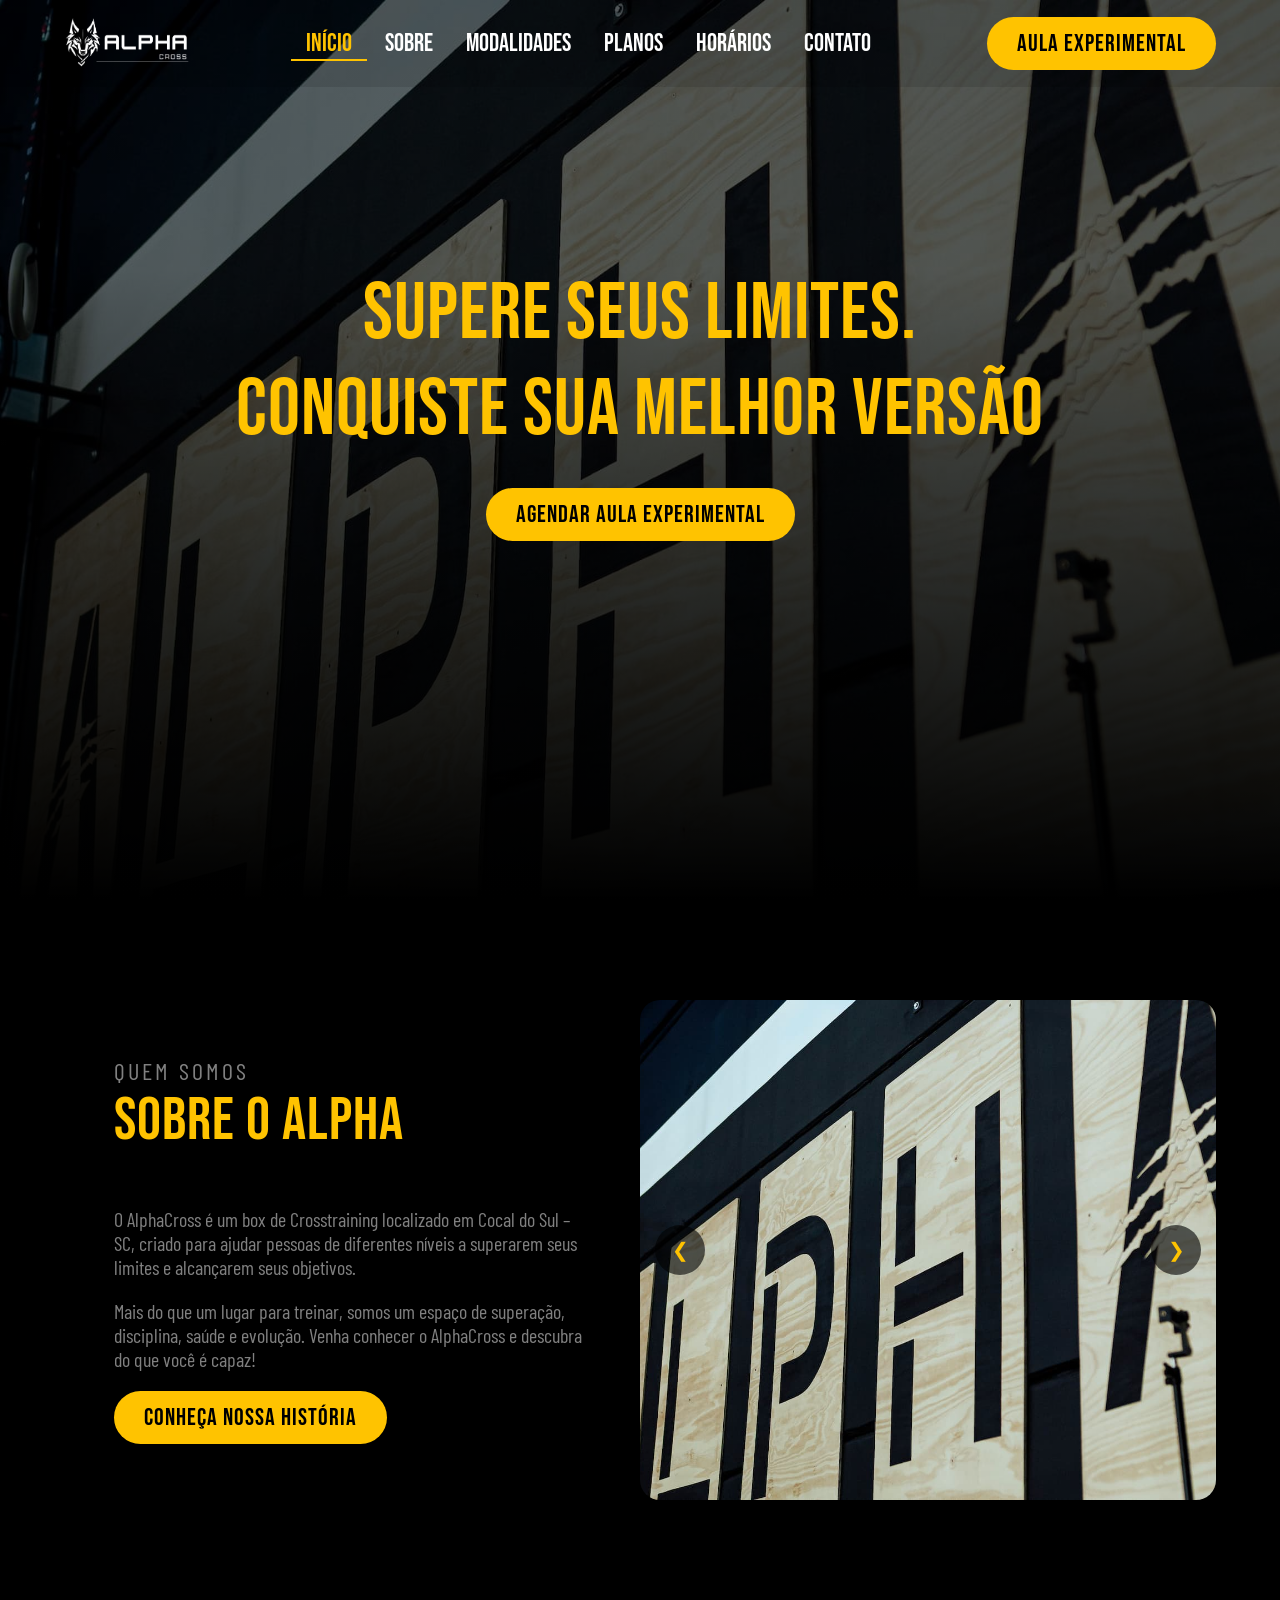
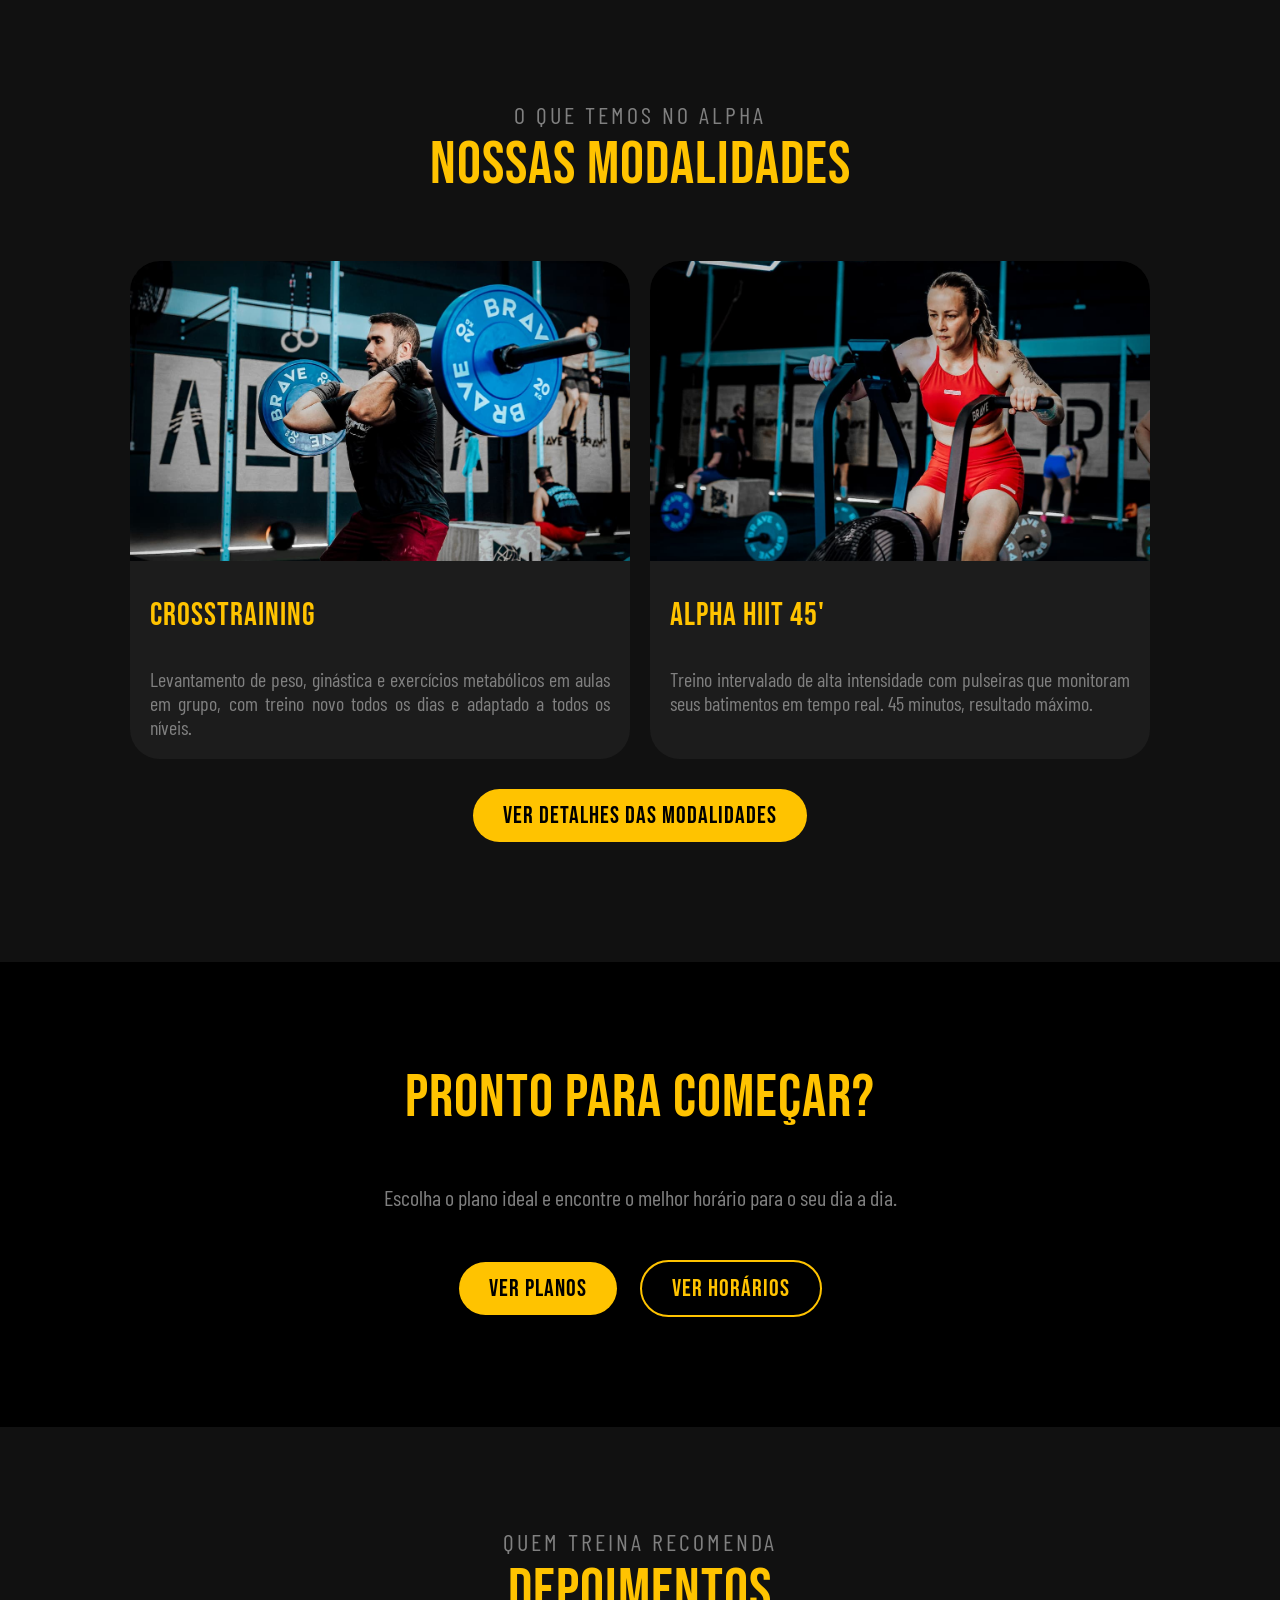
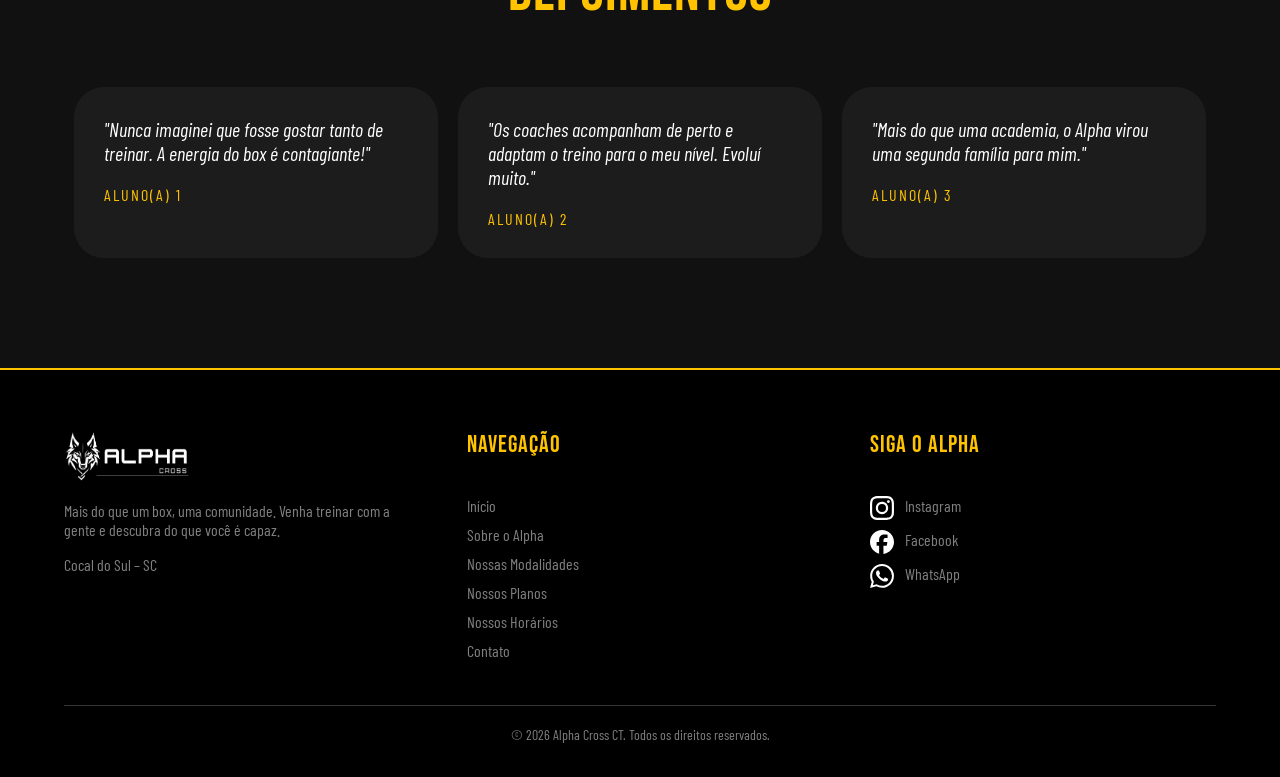
<file: index.html>
<!DOCTYPE html>
<html lang="pt-BR">
    <head>
        <meta charset="UTF-8">
        <!-- ALTERAÇÃO: viewport adicionado, sem ele o celular finge ser uma tela de computador e o @media não funciona -->
        <meta name="viewport" content="width=device-width, initial-scale=1.0, maximum-scale=1.0, user-scalable=no">        
        <title>Alpha Cross CT</title>
        <meta name="author" content="Jonathan Jesus, Cassio , Laura">
        <meta name="description" content="Site Alpha Cross">
        <link rel="icon" href="img/favicon-16x16.png" type="image/x-icon">
        <!-- ALTERAÇÃO: link do Google Fonts adicionado, antes as fontes Barlow Condensed e Bebas Neue não eram carregadas -->
        <link href="https://fonts.googleapis.com/css2?family=Barlow+Condensed:wght@400;600;700&family=Bebas+Neue&display=swap" rel="stylesheet">
        <!-- ALTERAÇÃO: style.css (comum a todas as páginas) + index.css (só desta página), os dois na pasta css/ -->
        <link rel="stylesheet" href="css/style.css">
        <link rel="stylesheet" href="css/index.css">
    </head>
    <body>
        <!-- ALTERAÇÃO: o header e o footer são iguais em todas as páginas (só muda a classe "ativo" no menu).
             Quando mudar algo neles, tem que mudar em todos os arquivos .html -->
        <header>
            <!-- ALTERAÇÃO: href="" trocado por index.html (link vazio só recarregava a página) e alt preenchido para acessibilidade -->
            <a class="logo" href="index.html"><img src="img/logo-alpha-cross-branca.png" alt="Logo Alpha Cross"></a>
            <!-- ALTERAÇÃO: botão do menu hambúrguer (&#9776; é o símbolo ☰). Só aparece no celular, quem abre e fecha o menu é o js/script.js -->
            <button id="btnMenu">&#9776;</button>
            <!-- ALTERAÇÃO: os links agora levam para as páginas separadas (antes eram #sobre, #planos... na mesma página) -->
            <nav>
                <a href="index.html" class="ativo">Início</a>
                <a href="sobre.html">Sobre</a>
                <a href="modalidades.html">Modalidades</a>
                <a href="planos.html">Planos</a>
                <a href="horarios.html">Horários</a>
                <a href="contato.html">Contato</a>
            </nav>
            <!-- ALTERAÇÃO: adicionada a classe "botao" para todos os botões do site terem o mesmo visual -->
            <a id="chamada1" class="botao" href="https://wa.me/5548998155379" target="_blank">Aula experimental</a>
        </header>
        <main>
            <section id="topo">
                <h1>Supere seus limites.<br>Conquiste sua melhor versão</h1>
                <!-- ALTERAÇÃO: href="" trocado pela página de modalidades e adicionada a classe "botao" -->
                <a class="botao" href="https://wa.me/5548998155379" target="_blank">Agendar Aula Experimental</a>
            </section>

            <section id="sobre">
                <article>
                    <!-- ALTERAÇÃO: <a> sem href virou <span>, link que não leva a lugar nenhum é erro de semântica -->
                    <span class="sub">Quem Somos</span>
                    <h2 class="titulo">Sobre o Alpha</h2>
                    <p>O AlphaCross é um box de Crosstraining localizado em Cocal do Sul – SC, criado para ajudar pessoas de diferentes níveis a superarem seus limites e alcançarem seus objetivos.</p>
                    <p>Mais do que um lugar para treinar, somos um espaço de superação, disciplina, saúde e evolução. Venha conhecer o AlphaCross e descubra do que você é capaz!</p>
                    <!-- ALTERAÇÃO: na página inicial fica só um resumo, o botão leva para a página completa do Sobre -->
                    <a class="botao" href="sobre.html">Conheça nossa história</a>
                </article>
                <!-- ALTERAÇÃO: carrossel virou <figure> (tag semântica para imagens) e passou a ser controlado pelo js/carrossel.js.
                     Agora tem uma imagem só (moldura), que o JS troca, botões de voltar/avançar e uma legenda (figcaption) -->
                <figure id="carrossel">
                    <img id="moldura" src="img/fotos-box/fotos-carrossel/imagem-carrossel-01.jpg" alt="Foto do box Alpha Cross">
                    <button id="btnVoltar">&#10094;</button>
                    <button id="btnAvancar">&#10095;</button>
                </figure>
            </section>

            <!-- ALTERAÇÃO: classes "grade" (cards lado a lado) e "cinza" (fundo alternado), que ficam no style.css -->
            <section id="modalidades" class="grade cinza">
                <span class="sub">O que temos no Alpha</span>
                <h2 class="titulo">Nossas Modalidades</h2>
                <!-- ALTERAÇÃO: cada card virou <article class="card"> direto dentro da section (antes era article > section).
                     O article é um conteúdo independente, então é a tag certa para cada card -->
                <article class="card">
                    <img src="img/fotos-box/imagem-modalidades-cross.jpg" alt="Aula de Crosstraining">
                    <!-- ALTERAÇÃO: nome e texto trocados pelos oficiais do Box (apresentação em PDF): "Crosstraining", tudo junto -->
                    <h3>Crosstraining</h3>
                    <p>Levantamento de peso, ginástica e exercícios metabólicos em aulas em grupo, com treino novo todos os dias e adaptado a todos os níveis.</p>
                </article>
                <article class="card">
                    <img src="img/fotos-box/imagem-modalidades-hiit-02.jpg" alt="Aula de Alpha HIIT 45'">
                    <!-- ALTERAÇÃO: nome e texto trocados pelos oficiais do Box (apresentação em PDF): "Alpha HIIT 45'" (o ' indica minutos) -->
                    <h3>Alpha HIIT 45'</h3>
                    <p>Treino intervalado de alta intensidade com pulseiras que monitoram seus batimentos em tempo real. 45 minutos, resultado máximo.</p>
                </article>
                <!-- ALTERAÇÃO: botão para a página completa de modalidades -->
                <p><a class="botao" href="modalidades.html">Ver detalhes das modalidades</a></p>
            </section>

            <!-- ALTERAÇÃO: as seções completas de Planos e Horários foram para planos.html e horarios.html.
                 Aqui ficou só uma chamada com botões para essas páginas -->
            <section id="chamada">
                <h2 class="titulo">Pronto para começar?</h2>
                <p>Escolha o plano ideal e encontre o melhor horário para o seu dia a dia.</p>
                <a class="botao" href="planos.html">Ver planos</a>
                <a class="botao botao-borda" href="horarios.html">Ver horários</a>
            </section>

            <!-- ALTERAÇÃO: seção nova de depoimentos de alunos (textos provisórios, trocar pelos reais).
                 <blockquote> é a tag semântica para citação, e <cite> para o autor da citação -->
            <section id="depoimentos" class="grade cinza">
                <span class="sub">Quem treina recomenda</span>
                <h2 class="titulo">Depoimentos</h2>
                <article class="card">
                    <blockquote>"Nunca imaginei que fosse gostar tanto de treinar. A energia do box é contagiante!"</blockquote>
                    <cite>Aluno(a) 1</cite>
                </article>
                <article class="card">
                    <blockquote>"Os coaches acompanham de perto e adaptam o treino para o meu nível. Evoluí muito."</blockquote>
                    <cite>Aluno(a) 2</cite>
                </article>
                <article class="card">
                    <blockquote>"Mais do que uma academia, o Alpha virou uma segunda família para mim."</blockquote>
                    <cite>Aluno(a) 3</cite>
                </article>
            </section>
        </main>
        <!-- ALTERAÇÃO: footer reorganizado em 3 colunas (section) + linha de direitos autorais.
             Os article viraram section porque são partes do rodapé, e não conteúdos independentes -->
        <footer>
            <section>
                <img class="logo" src="img/logo-alpha-cross-branca.png" alt="Logo Alpha Cross">
                <p>Mais do que um box, uma comunidade. Venha treinar com a gente e descubra do que você é capaz.</p>
                <p>Cocal do Sul – SC</p>
            </section>
            <section class="navegacao">
                <nav>
                    <h4>Navegação</h4>
                    <!-- ALTERAÇÃO: links apontando para as páginas separadas -->
                    <a href="index.html">Início</a>
                    <a href="sobre.html">Sobre o Alpha</a>
                    <a href="modalidades.html">Nossas Modalidades</a>
                    <a href="planos.html">Nossos Planos</a>
                    <a href="horarios.html">Nossos Horários</a>
                    <a href="contato.html">Contato</a>
                </nav>
            </section>
            <section class="redes">
                <h4>Siga o Alpha</h4>
                <a href="https://www.instagram.com/alphacross_ct/" target="_blank"><img src="img/fotos-footer/instagram.svg" alt="Instagram" width="24"> Instagram</a>
                <!-- ALTERAÇÃO: adicionado target="_blank" no Facebook e no WhatsApp para abrirem em nova aba, igual ao Instagram -->
                <a href="https://www.facebook.com/profile.php?id=61576485325156" target="_blank"><img class="face" src="img/fotos-footer/facebook.svg" alt="Facebook"> Facebook</a>
                <a href="https://wa.me/5548998155379" target="_blank"><img class="whats" src="img/fotos-footer/whatsapp.svg" alt="WhatsApp"> WhatsApp</a>
            </section>
            <!-- ALTERAÇÃO: linha de direitos autorais no final do site -->
            <p id="copyright">&copy; 2026 Alpha Cross CT. Todos os direitos reservados.</p>
        </footer>
        <!-- ALTERAÇÃO: scripts colocados no final do body para o HTML carregar antes do JS.
             script.js = funções de todas as páginas (menu e header) / carrossel.js = só desta página -->
        <script src="js/script.js"></script>
        <script src="js/carrossel.js"></script>
    </body>
</html>
</file>
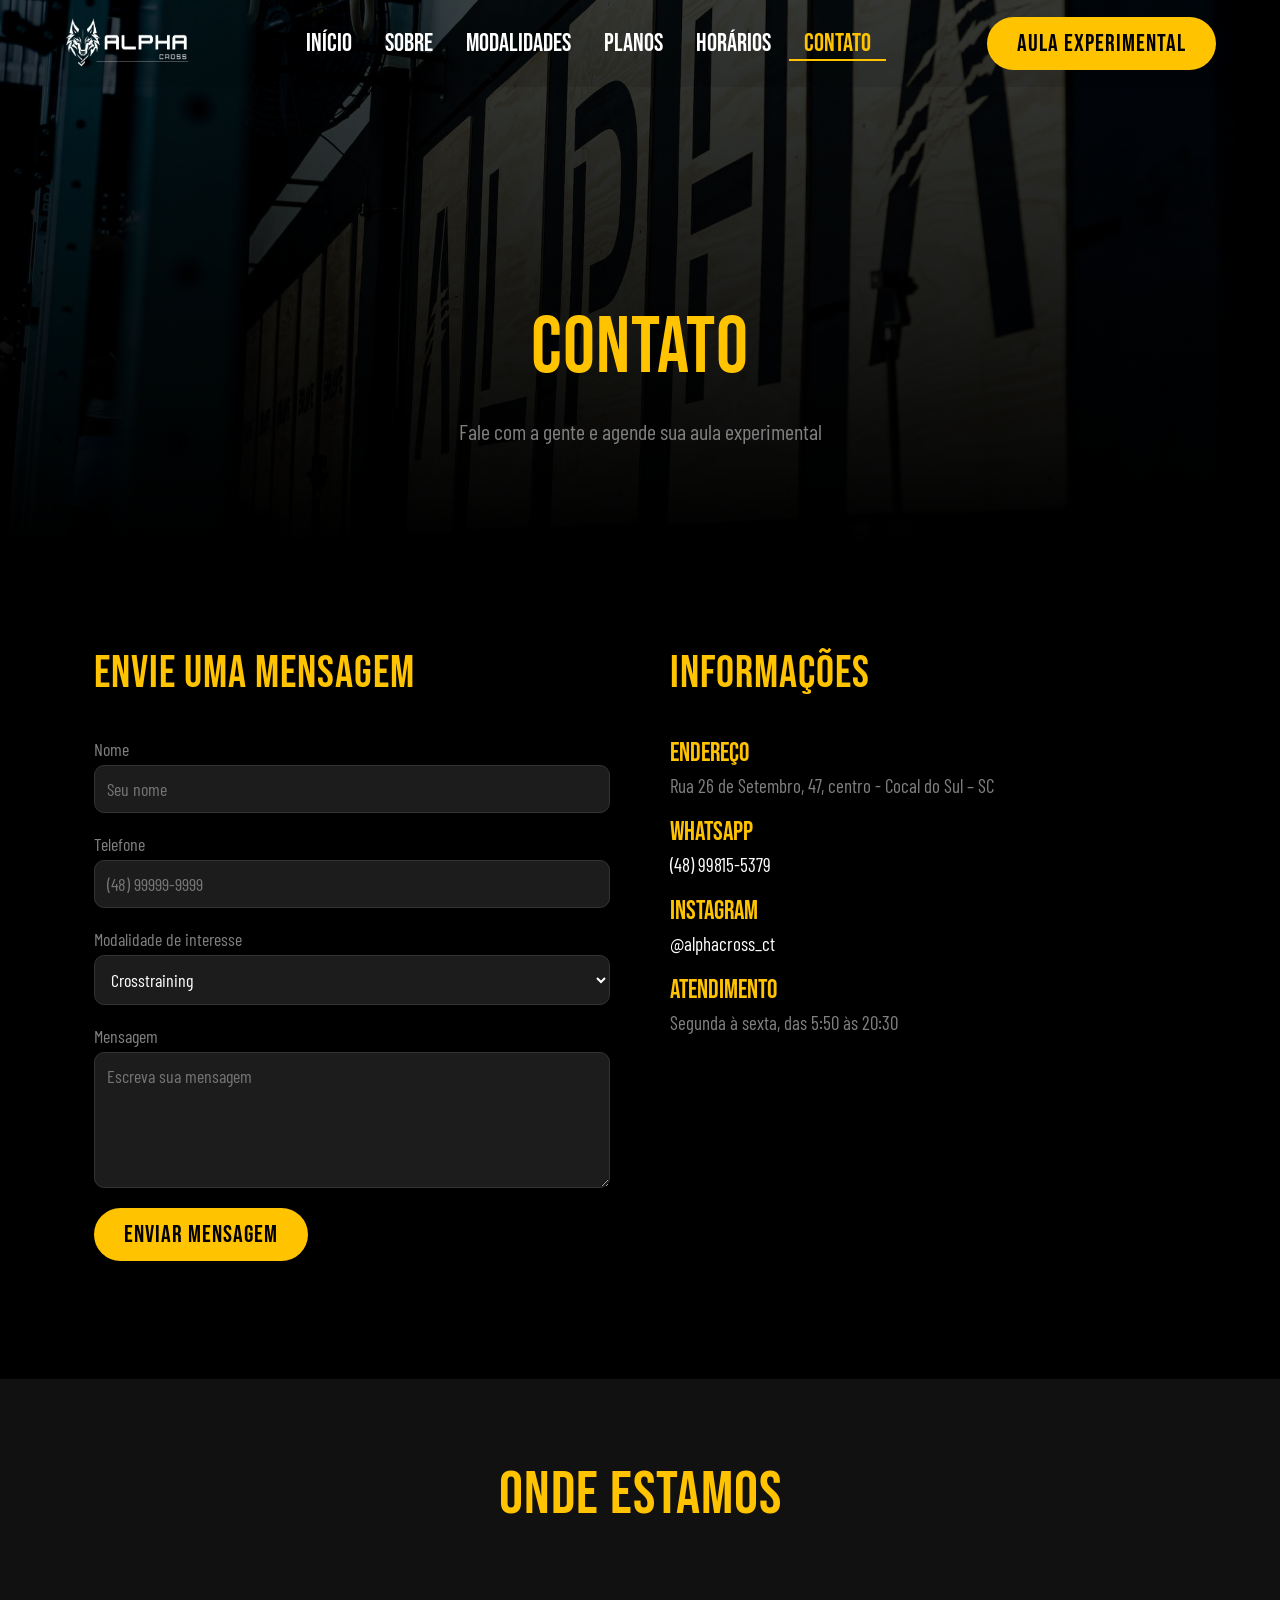
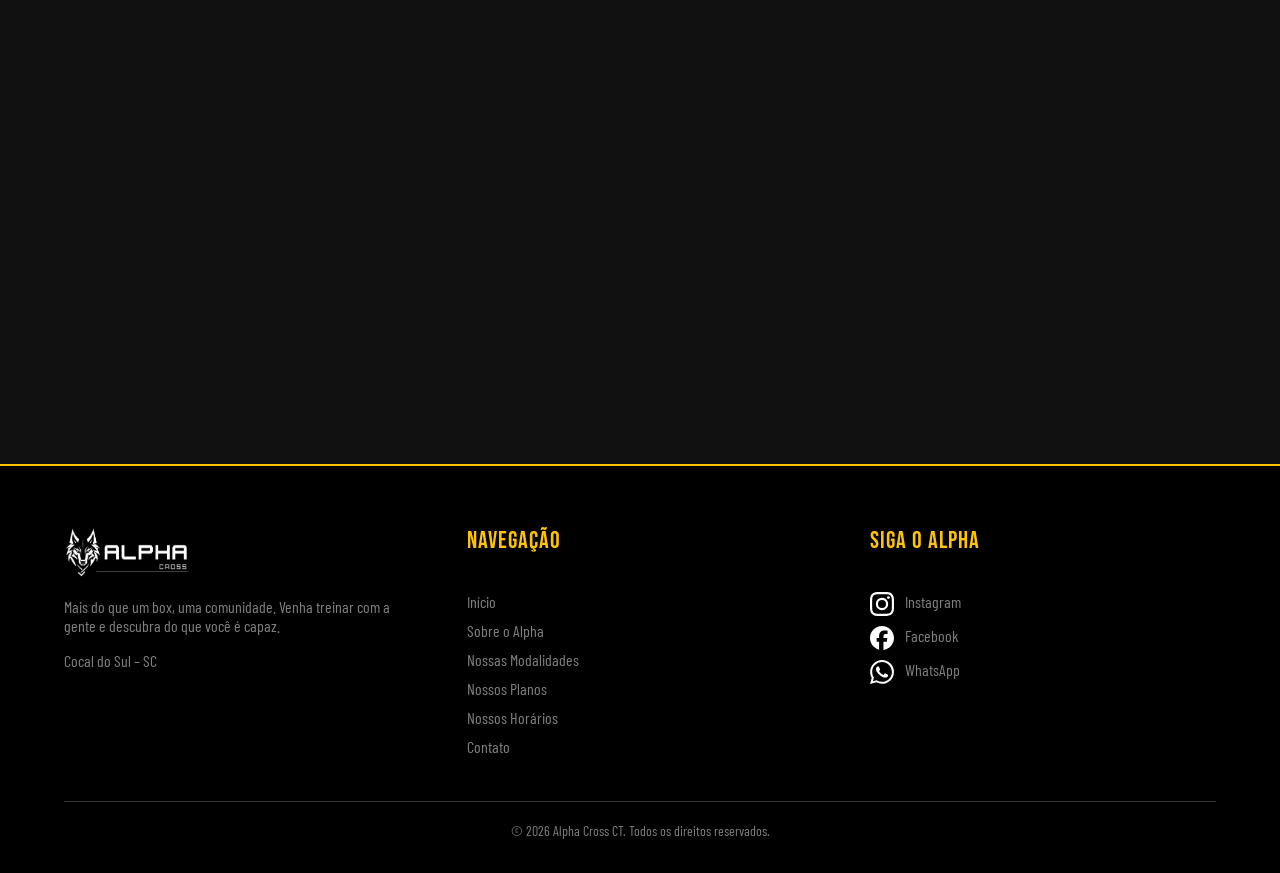
<file: contato.html>
<!DOCTYPE html>
<!-- ALTERAÇÃO: página criada. Formulário de contato, informações e mapa -->
<html lang="pt-BR">
    <head>
        <meta charset="UTF-8">
        <meta name="viewport" content="width=device-width, initial-scale=1.0">
        <title>Contato | Alpha Cross CT</title>
        <meta name="author" content="Jonathan Jesus, Cassio , Laura">
        <meta name="description" content="Entre em contato com o Alpha Cross e agende sua aula experimental">
        <link rel="icon" href="img/favicon-16x16.png" type="image/x-icon">
        <link href="https://fonts.googleapis.com/css2?family=Barlow+Condensed:wght@400;600;700&family=Bebas+Neue&display=swap" rel="stylesheet">
        <link rel="stylesheet" href="css/style.css">
        <link rel="stylesheet" href="css/contato.css">
    </head>
    <body>
        <header>
            <a href="index.html"><img src="img/logo-alpha-cross-branca.png" alt="Logo Alpha Cross"></a>
            <button id="btnMenu">&#9776;</button>
            <nav>
                <a href="index.html">Início</a>
                <a href="sobre.html">Sobre</a>
                <a href="modalidades.html">Modalidades</a>
                <a href="planos.html">Planos</a>
                <a href="horarios.html">Horários</a>
                <a href="contato.html" class="ativo">Contato</a>
            </nav>
            <a id="chamada1" class="botao" href="https://wa.me/5548998155379" target="_blank">Aula experimental</a>
        </header>
        <main>
            <!-- ALTERAÇÃO: nomes das modalidades padronizados como o Box escreve: "Crosstraining" (junto) e "Alpha HIIT 45'" (o ' indica minutos) -->
            <section class="banner">
                <h1>Contato</h1>
                <p>Fale com a gente e agende sua aula experimental</p>
            </section>

            <section id="contato">
                <article>
                    <h2 class="titulo">Envie uma mensagem</h2>
                    <!-- <label> é o texto que descreve o campo. O "for" do label tem que ser igual ao "id" do campo,
                         assim clicar no texto já coloca o cursor no campo (e ajuda na acessibilidade).
                         "required" faz o navegador não deixar enviar com o campo vazio.
                         ALTERAÇÃO: o envio do formulário agora é feito pelo js/contato.js, que abre o WhatsApp com a mensagem -->
                    <form id="formContato">
                        <label for="nome">Nome</label>
                        <input type="text" id="nome" placeholder="Seu nome" required>

                        <label for="telefone">Telefone</label>
                        <input type="tel" id="telefone" placeholder="(48) 99999-9999" required>

                        <label for="modalidade">Modalidade de interesse</label>
                        <select id="modalidade">
                            <option>Crosstraining</option>
                            <option>Alpha HIIT 45'</option>
                            <option>Ainda não sei</option>
                        </select>

                        <label for="mensagem">Mensagem</label>
                        <textarea id="mensagem" rows="5" placeholder="Escreva sua mensagem"></textarea>

                        <button type="submit" class="botao">Enviar mensagem</button>
                    </form>
                    <!-- ALTERAÇÃO: parágrafo vazio onde o JavaScript escreve a mensagem de agradecimento depois do envio -->
                    <p id="aviso"></p>
                </article>

                <!-- <address> é a tag semântica para informações de contato.
                     Dentro dele não pode ter títulos (h1 a h6), por isso os nomes estão em <strong> -->
                <article id="informacoes">
                    <h2 class="titulo">Informações</h2>
                    <address>
                        <strong>Endereço</strong>
                        <p>Rua 26 de Setembro, 47, centro - Cocal do Sul – SC</p>

                        <strong>WhatsApp</strong>
                        <!-- ALTERAÇÃO: número do WhatsApp atualizado -->
                        <p><a href="https://wa.me/5548998155379" target="_blank">(48) 99815-5379</a></p>

                        <strong>Instagram</strong>
                        <p><a href="https://www.instagram.com/alphacross_ct/" target="_blank">@alphacross_ct</a></p>

                        <strong>Atendimento</strong>
                        <p>Segunda à sexta, das 5:50 às 20:30</p>
                    </address>
                </article>
            </section>

            <section id="mapa" class="cinza">
                <h2 class="titulo">Onde Estamos</h2>
                <iframe src="https://www.google.com/maps?q=Cocal+do+Sul+SC&output=embed" title="Mapa da localização do Alpha Cross"></iframe>
            </section>
        </main>
        <footer>
            <section>
                <img class="logo" src="img/logo-alpha-cross-branca.png" alt="Logo Alpha Cross">
                <p>Mais do que um box, uma comunidade. Venha treinar com a gente e descubra do que você é capaz.</p>
                <p>Cocal do Sul – SC</p>
            </section>
            <section class="navegacao">
                <nav>
                    <h4>Navegação</h4>
                    <a href="index.html">Início</a>
                    <a href="sobre.html">Sobre o Alpha</a>
                    <a href="modalidades.html">Nossas Modalidades</a>
                    <a href="planos.html">Nossos Planos</a>
                    <a href="horarios.html">Nossos Horários</a>
                    <a href="contato.html">Contato</a>
                </nav>
            </section>
            <section class="redes">
                <h4>Siga o Alpha</h4>
                <a href="https://www.instagram.com/alphacross_ct/" target="_blank"><img src="img/fotos-footer/instagram.svg" alt="Instagram" width="24"> Instagram</a>
                <a href="https://www.facebook.com/profile.php?id=61576485325156" target="_blank"><img class="face" src="img/fotos-footer/facebook.svg" alt="Facebook"> Facebook</a>
                <a href="https://wa.me/5548998155379" target="_blank"><img class="whats" src="img/fotos-footer/whatsapp.svg" alt="WhatsApp"> WhatsApp</a>
            </section>
            <p id="copyright">&copy; 2026 Alpha Cross CT. Todos os direitos reservados.</p>
        </footer>
        <script src="js/script.js"></script>
        <!-- ALTERAÇÃO: script do formulário. Vem DEPOIS do script.js porque usa a função AbrirWhatsApp que está nele -->
        <script src="js/contato.js"></script>
    </body>
</html>
</file>
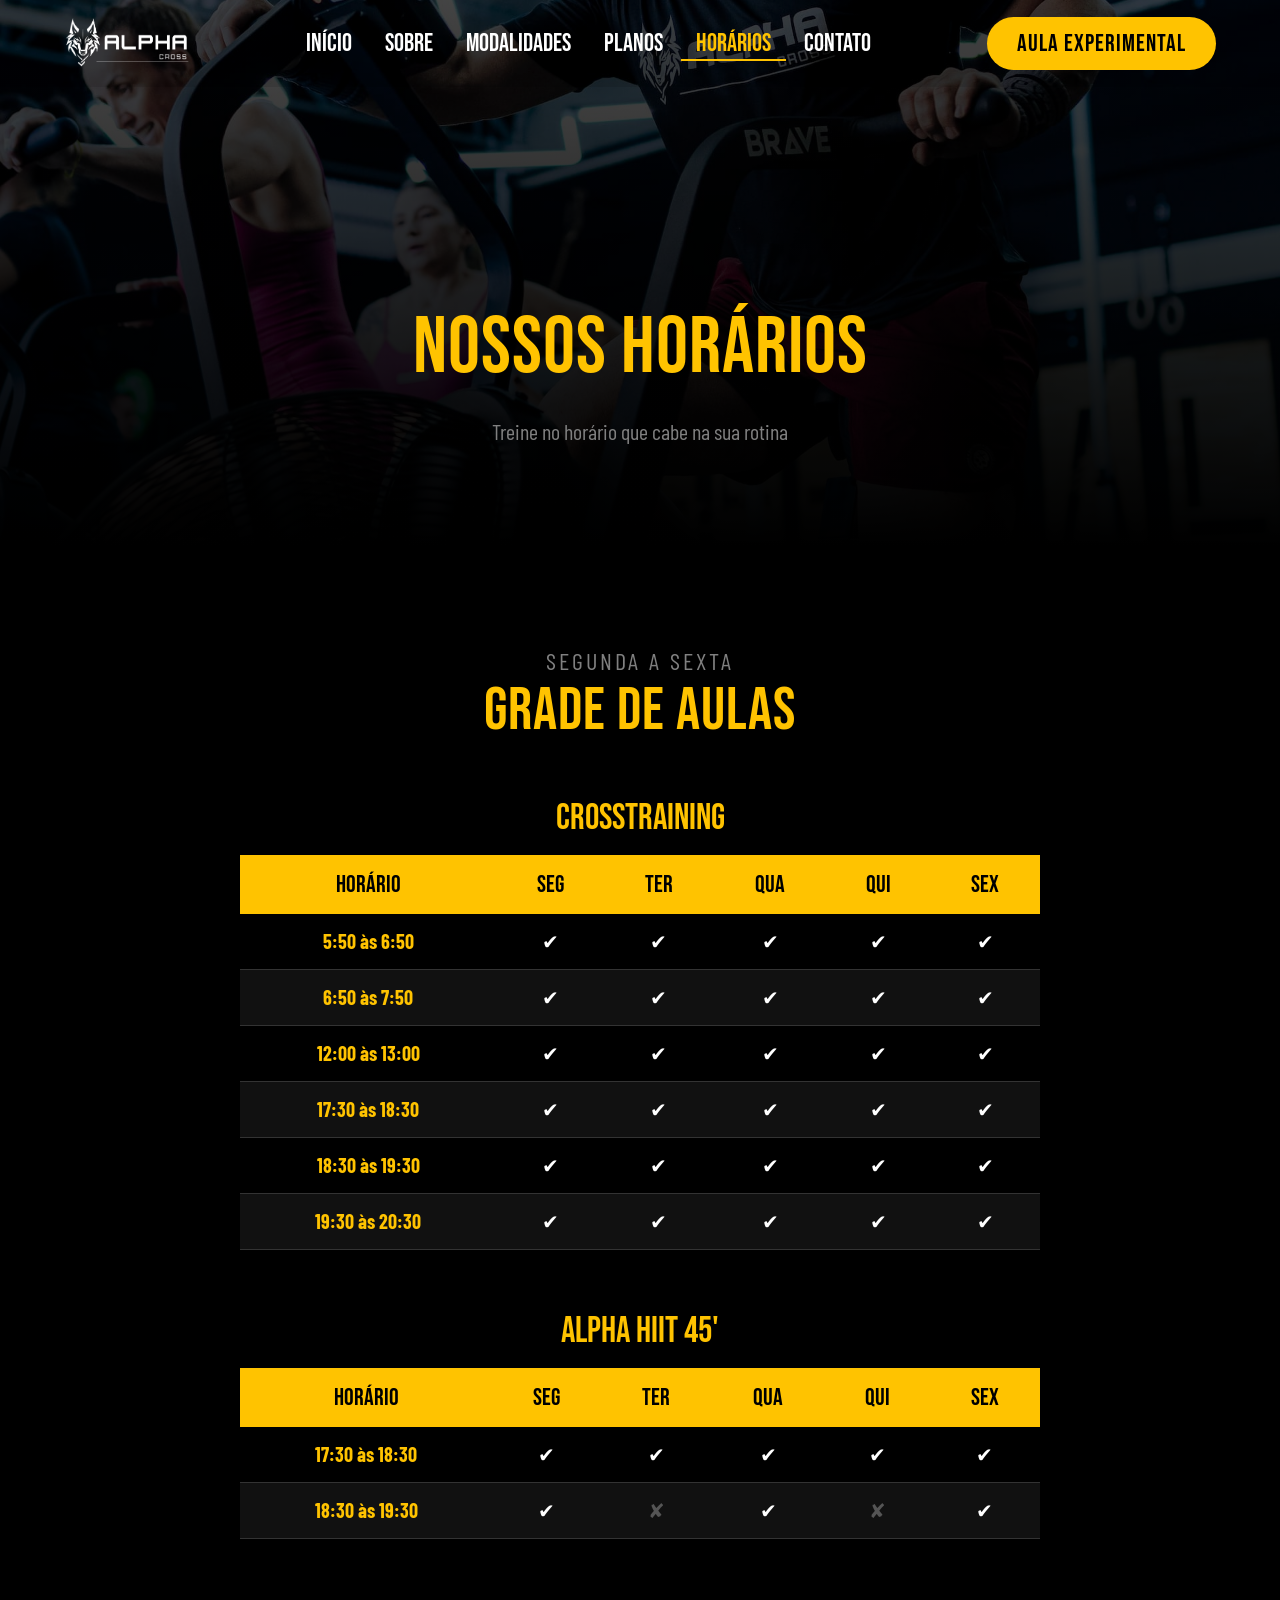
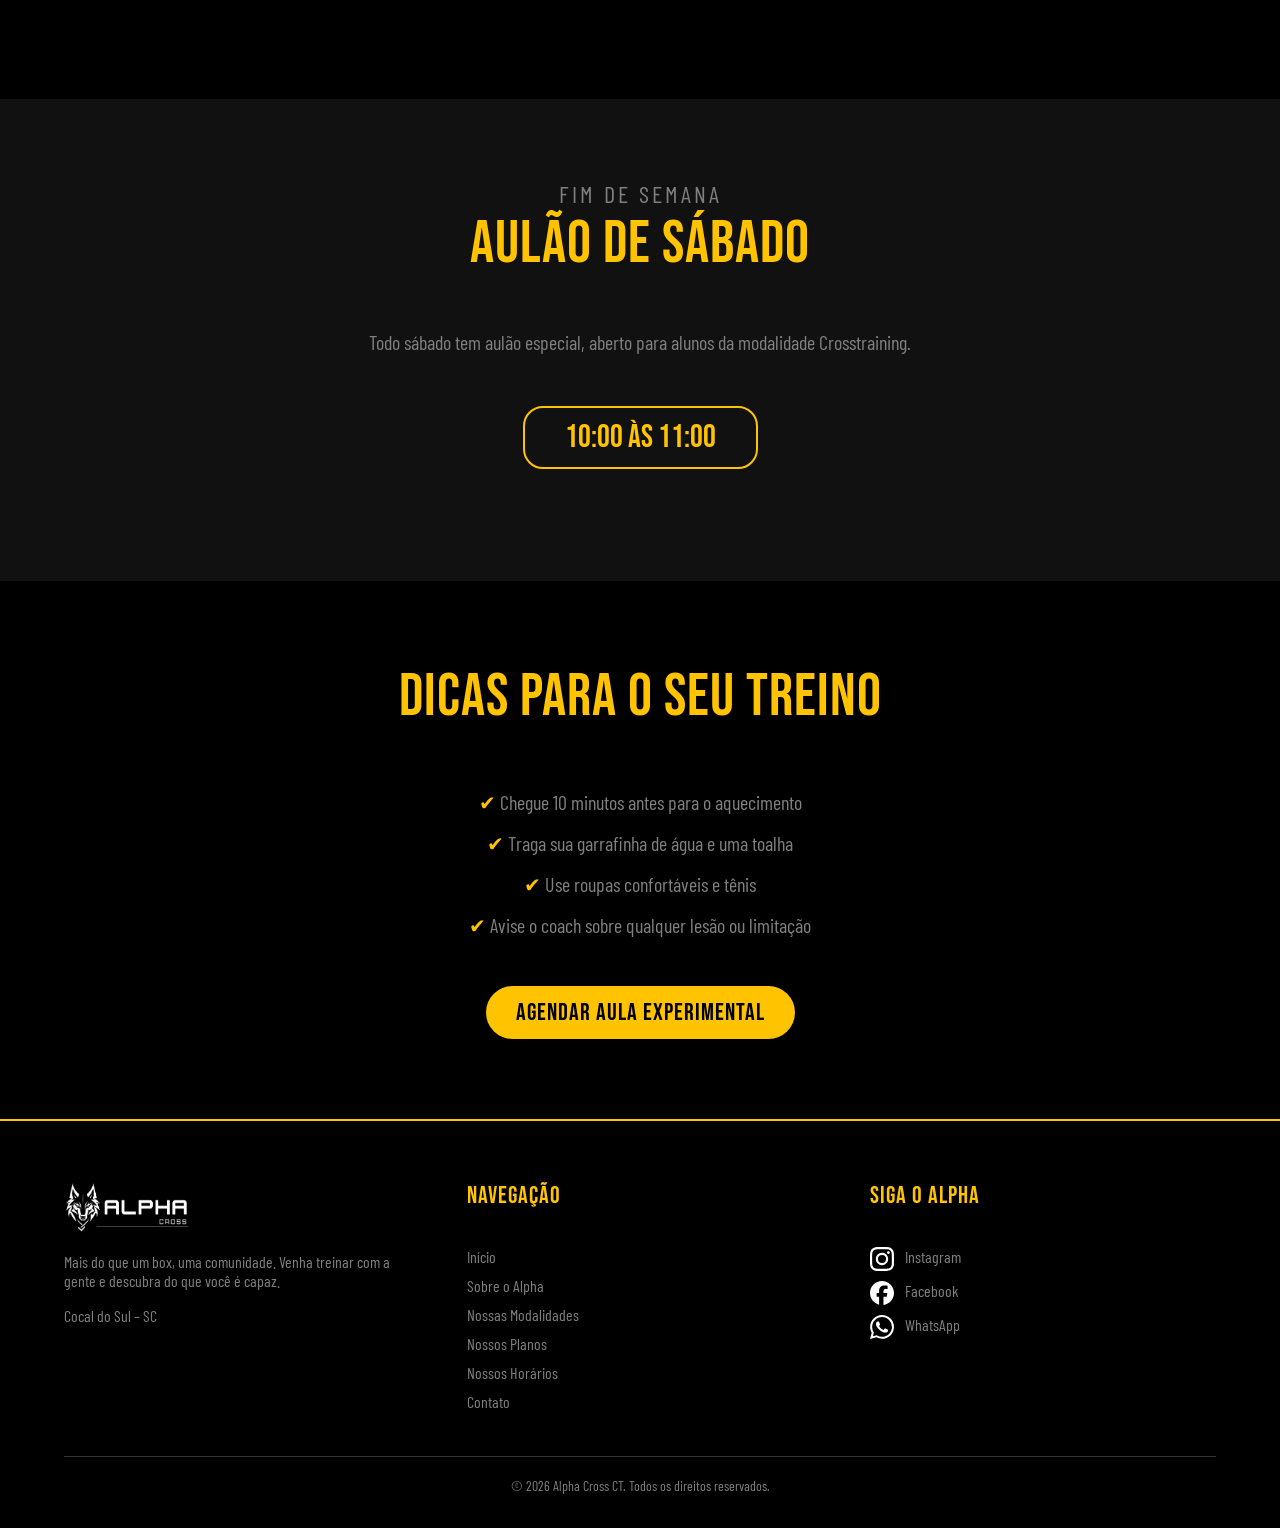
<file: horarios.html>
<!DOCTYPE html>
<!-- ALTERAÇÃO: página criada. Os horários agora ficam em uma tabela (<table>),
     que é a tag certa para dados organizados em linhas e colunas -->
<html lang="pt-BR">
    <head>
        <meta charset="UTF-8">
        <meta name="viewport" content="width=device-width, initial-scale=1.0">
        <title>Horários | Alpha Cross CT</title>
        <meta name="author" content="Jonathan Jesus, Cassio , Laura">
        <meta name="description" content="Grade de horários das aulas do Alpha Cross">
        <link rel="icon" href="img/favicon-16x16.png" type="image/x-icon">
        <link href="https://fonts.googleapis.com/css2?family=Barlow+Condensed:wght@400;600;700&family=Bebas+Neue&display=swap" rel="stylesheet">
        <link rel="stylesheet" href="css/style.css">
        <link rel="stylesheet" href="css/horarios.css">
    </head>
    <body>
        <header>
            <a href="index.html"><img src="img/logo-alpha-cross-branca.png" alt="Logo Alpha Cross"></a>
            <button id="btnMenu">&#9776;</button>
            <nav>
                <a href="index.html">Início</a>
                <a href="sobre.html">Sobre</a>
                <a href="modalidades.html">Modalidades</a>
                <a href="planos.html">Planos</a>
                <a href="horarios.html" class="ativo">Horários</a>
                <a href="contato.html">Contato</a>
            </nav>
            <a id="chamada1" class="botao" href="https://wa.me/5548998155379" target="_blank">Aula experimental</a>
        </header>
        <main>
            <!-- ALTERAÇÃO: nomes das modalidades padronizados como o Box escreve: "Crosstraining" (junto) e "Alpha HIIT 45'" (o ' indica minutos) -->
            <section class="banner">
                <h1>Nossos Horários</h1>
                <p>Treine no horário que cabe na sua rotina</p>
            </section>

            <section id="grade">
                <span class="sub">Segunda a Sexta</span>
                <h2 class="titulo">Grade de Aulas</h2>
                <!-- Partes da tabela:
                     <caption> = título da tabela
                     <thead>   = cabeçalho (primeira linha, com os nomes das colunas)
                     <tbody>   = corpo (os dados)
                     <tr>      = uma linha
                     <th>      = célula de título / <td> = célula de dado
                     &#10004; é o símbolo ✔
                     &#10008; é o símbolo ✘ -->

                <!-- ALTERAÇÃO: a grade foi dividida em duas tabelas, uma para cada modalidade,
                     porque o Alpha Hiit 45 não tem aula todos os dias. As colunas agora são os dias da semana,
                     assim dá para ver em qual dia e horário tem cada aula -->
                <table>
                    <caption>Crosstraining</caption>
                    <thead>
                        <tr>
                            <th>Horário</th>
                            <th>Seg</th>
                            <th>Ter</th>
                            <th>Qua</th>
                            <th>Qui</th>
                            <th>Sex</th>
                        </tr>
                    </thead>
                    <tbody>
                        <tr>
                            <td>5:50 às 6:50</td>
                            <td>&#10004;</td>
                            <td>&#10004;</td>
                            <td>&#10004;</td>
                            <td>&#10004;</td>
                            <td>&#10004;</td>
                        </tr>
                        <tr>
                            <td>6:50 às 7:50</td>
                            <td>&#10004;</td>
                            <td>&#10004;</td>
                            <td>&#10004;</td>
                            <td>&#10004;</td>
                            <td>&#10004;</td>
                        </tr>
                        <tr>
                            <td>12:00 às 13:00</td>
                            <td>&#10004;</td>
                            <td>&#10004;</td>
                            <td>&#10004;</td>
                            <td>&#10004;</td>
                            <td>&#10004;</td>
                        </tr>
                        <tr>
                            <td>17:30 às 18:30</td>
                            <td>&#10004;</td>
                            <td>&#10004;</td>
                            <td>&#10004;</td>
                            <td>&#10004;</td>
                            <td>&#10004;</td>
                        </tr>
                        <tr>
                            <td>18:30 às 19:30</td>
                            <td>&#10004;</td>
                            <td>&#10004;</td>
                            <td>&#10004;</td>
                            <td>&#10004;</td>
                            <td>&#10004;</td>
                        </tr>
                        <tr>
                            <td>19:30 às 20:30</td>
                            <td>&#10004;</td>
                            <td>&#10004;</td>
                            <td>&#10004;</td>
                            <td>&#10004;</td>
                            <td>&#10004;</td>
                        </tr>
                    </tbody>
                </table>

                <!-- ALTERAÇÃO: tabela do Alpha Hiit 45, que só tem aula segunda, quarta e sexta -->
                <table>
                    <caption>Alpha HIIT 45'</caption>
                    <thead>
                        <tr>
                            <th>Horário</th>
                            <th>Seg</th>
                            <th>Ter</th>
                            <th>Qua</th>
                            <th>Qui</th>
                            <th>Sex</th>
                        </tr>
                    </thead>
                    <tbody>
                        <tr>
                            <td>17:30 às 18:30</td>
                            <td>&#10004;</td>
                            <td>&#10004;</td>
                            <td>&#10004;</td>
                            <td>&#10004;</td>
                            <td>&#10004;</td>
                        </tr>
                        <tr>
                            <td>18:30 às 19:30</td>
                            <td>&#10004;</td>
                            <td class="nao-tem">&#10008;</td>
                            <td>&#10004;</td>
                            <td class="nao-tem">&#10008;</td>
                            <td>&#10004;</td>
                        </tr>
                    </tbody>
                </table>
            </section>

            <section id="sabado" class="cinza">
                <span class="sub">Fim de semana</span>
                <h2 class="titulo">Aulão de Sábado</h2>
                <p>Todo sábado tem aulão especial, aberto para alunos da modalidade Crosstraining.</p>
                <p class="destaque-horario">10:00 às 11:00</p>
            </section>

            <section id="dicas">
                <h2 class="titulo">Dicas para o seu treino</h2>
                <ul>
                    <li>Chegue 10 minutos antes para o aquecimento</li>
                    <li>Traga sua garrafinha de água e uma toalha</li>
                    <li>Use roupas confortáveis e tênis</li>
                    <li>Avise o coach sobre qualquer lesão ou limitação</li>
                </ul>
                <a class="botao" href="https://wa.me/5548998155379" target="_blank">Agendar aula experimental</a>
            </section>
        </main>
        <footer>
            <section>
                <img class="logo" src="img/logo-alpha-cross-branca.png" alt="Logo Alpha Cross">
                <p>Mais do que um box, uma comunidade. Venha treinar com a gente e descubra do que você é capaz.</p>
                <p>Cocal do Sul – SC</p>
            </section>
            <section class="navegacao">
                <nav>
                    <h4>Navegação</h4>
                    <a href="index.html">Início</a>
                    <a href="sobre.html">Sobre o Alpha</a>
                    <a href="modalidades.html">Nossas Modalidades</a>
                    <a href="planos.html">Nossos Planos</a>
                    <a href="horarios.html">Nossos Horários</a>
                    <a href="contato.html">Contato</a>
                </nav>
            </section>
            <section class="redes">
                <h4>Siga o Alpha</h4>
                <a href="https://www.instagram.com/alphacross_ct/" target="_blank"><img src="img/fotos-footer/instagram.svg" alt="Instagram" width="24"> Instagram</a>
                <a href="https://www.facebook.com/profile.php?id=61576485325156" target="_blank"><img class="face" src="img/fotos-footer/facebook.svg" alt="Facebook"> Facebook</a>
                <a href="https://wa.me/5548998155379" target="_blank"><img class="whats" src="img/fotos-footer/whatsapp.svg" alt="WhatsApp"> WhatsApp</a>
            </section>
            <p id="copyright">&copy; 2026 Alpha Cross CT. Todos os direitos reservados.</p>
        </footer>
        <script src="js/script.js"></script>
    </body>
</html>
</file>
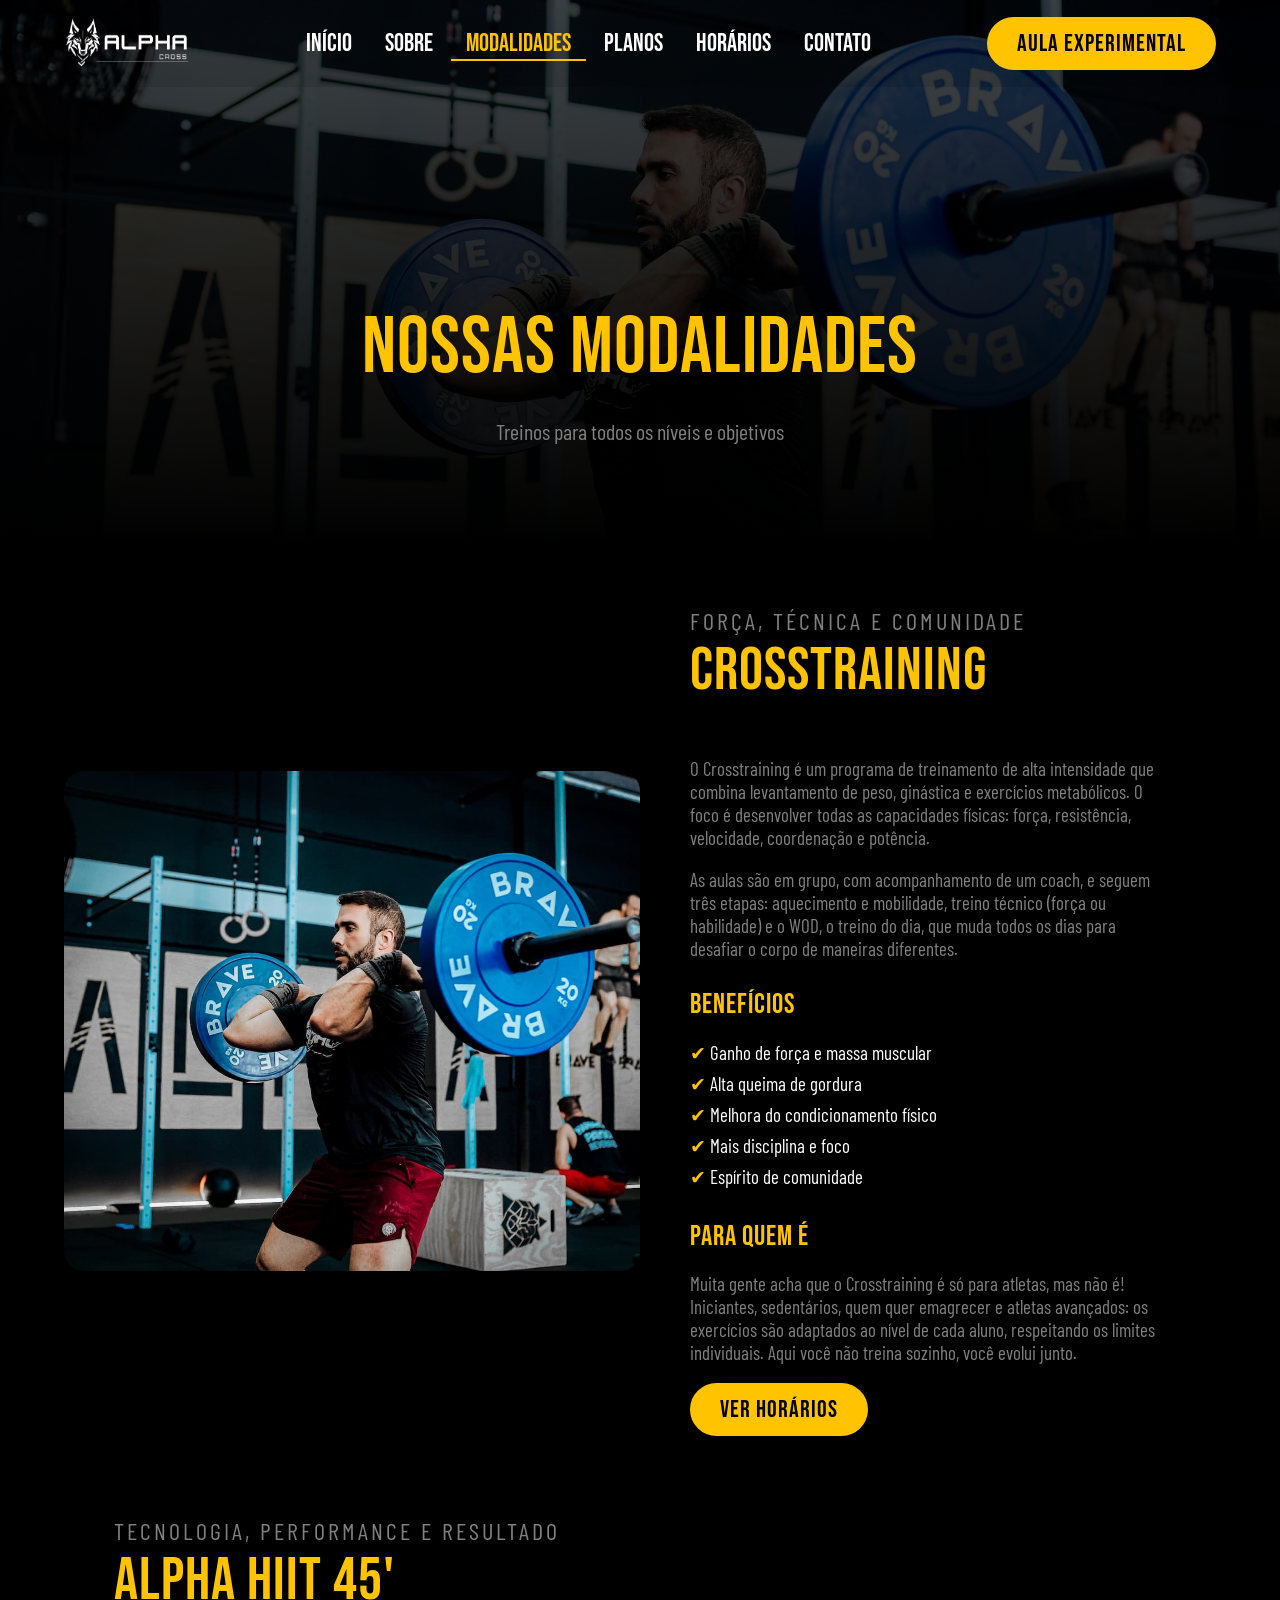
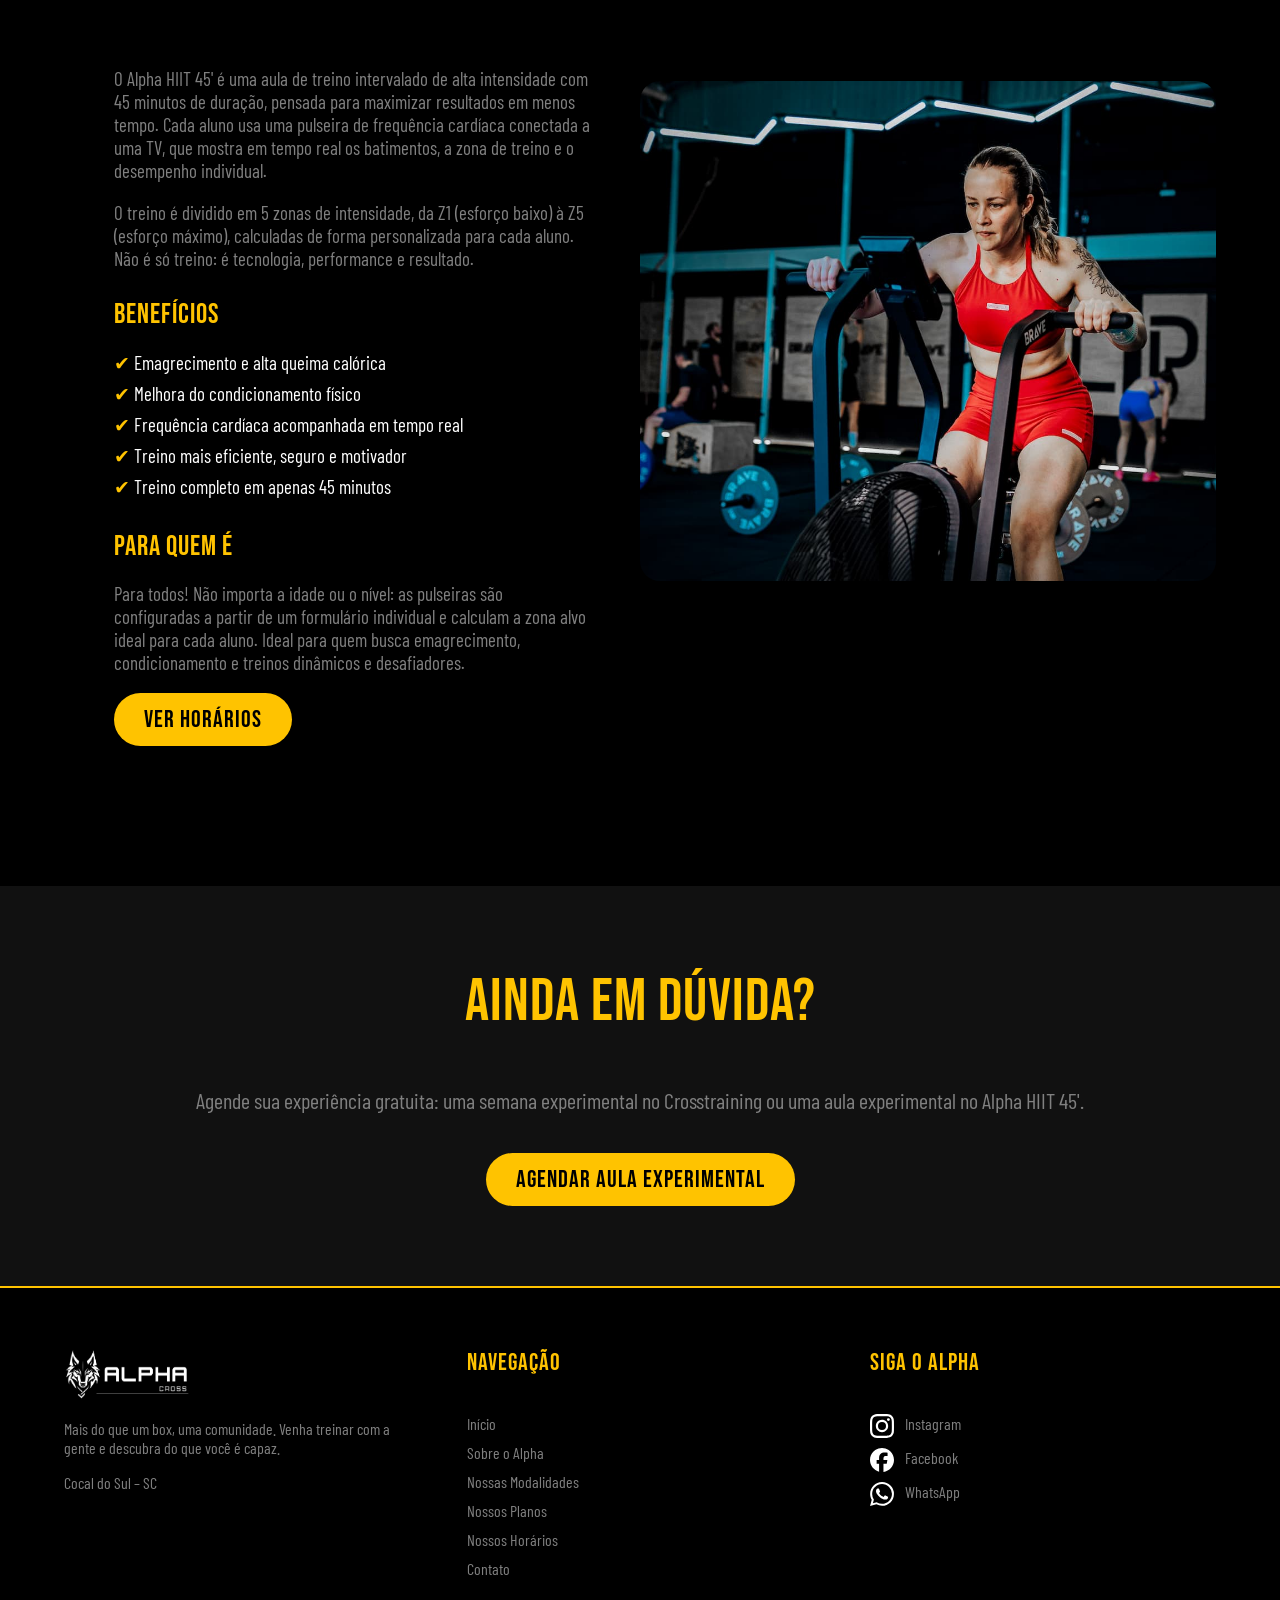
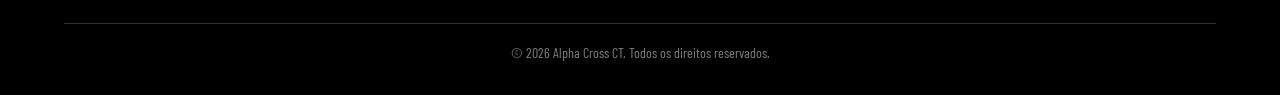
<file: modalidades.html>
<!DOCTYPE html>
<!-- ALTERAÇÃO: página criada. Detalhes de cada modalidade (descrição, benefícios e para quem é) -->
<html lang="pt-BR">
    <head>
        <meta charset="UTF-8">
        <meta name="viewport" content="width=device-width, initial-scale=1.0">
        <title>Modalidades | Alpha Cross CT</title>
        <meta name="author" content="Jonathan Jesus, Cassio , Laura">
        <meta name="description" content="Conheça as modalidades do Alpha Cross: Crosstraining e Alpha HIIT 45'">
        <link rel="icon" href="img/favicon-16x16.png" type="image/x-icon">
        <link href="https://fonts.googleapis.com/css2?family=Barlow+Condensed:wght@400;600;700&family=Bebas+Neue&display=swap" rel="stylesheet">
        <link rel="stylesheet" href="css/style.css">
        <link rel="stylesheet" href="css/modalidades.css">
    </head>
    <body>
        <header>
            <a href="index.html"><img src="img/logo-alpha-cross-branca.png" alt="Logo Alpha Cross"></a>
            <button id="btnMenu">&#9776;</button>
            <nav>
                <a href="index.html">Início</a>
                <a href="sobre.html">Sobre</a>
                <a href="modalidades.html" class="ativo">Modalidades</a>
                <a href="planos.html">Planos</a>
                <a href="horarios.html">Horários</a>
                <a href="contato.html">Contato</a>
            </nav>
            <a id="chamada1" class="botao" href="https://wa.me/5548998155379" target="_blank">Aula experimental</a>
        </header>
        <main>
            <section class="banner">
                <h1>Nossas Modalidades</h1>
                <p>Treinos para todos os níveis e objetivos</p>
            </section>

            <!-- cada modalidade é um article: foto de um lado e informações do outro -->
            <!-- ALTERAÇÃO: textos das duas modalidades trocados pelos textos oficiais do Box (baseados nas apresentações
                 em PDF que eles mandaram). Os nomes também foram padronizados como o Box escreve: "Crosstraining" e "Alpha HIIT 45'" -->
            <section id="lista">
                <article>
                    <img src="img/fotos-box/imagem-modalidades-cross.jpg" alt="Aula de Crosstraining">
                    <section>
                        <span class="sub">Força, técnica e comunidade</span>
                        <h2 class="titulo">Crosstraining</h2>
                        <p>O Crosstraining é um programa de treinamento de alta intensidade que combina levantamento de peso, ginástica e exercícios metabólicos. O foco é desenvolver todas as capacidades físicas: força, resistência, velocidade, coordenação e potência.</p>
                        <p>As aulas são em grupo, com acompanhamento de um coach, e seguem três etapas: aquecimento e mobilidade, treino técnico (força ou habilidade) e o WOD, o treino do dia, que muda todos os dias para desafiar o corpo de maneiras diferentes.</p>
                        <h3>Benefícios</h3>
                        <ul>
                            <li>Ganho de força e massa muscular</li>
                            <li>Alta queima de gordura</li>
                            <li>Melhora do condicionamento físico</li>
                            <li>Mais disciplina e foco</li>
                            <li>Espírito de comunidade</li>
                        </ul>
                        <h3>Para quem é</h3>
                        <p>Muita gente acha que o Crosstraining é só para atletas, mas não é! Iniciantes, sedentários, quem quer emagrecer e atletas avançados: os exercícios são adaptados ao nível de cada aluno, respeitando os limites individuais. Aqui você não treina sozinho, você evolui junto.</p>
                        <a class="botao" href="horarios.html">Ver horários</a>
                    </section>
                </article>

                <article>
                    <img src="img/fotos-box/imagem-modalidades-hiit-02.jpg" alt="Aula de Alpha HIIT 45'">
                    <section>
                        <span class="sub">Tecnologia, performance e resultado</span>
                        <h2 class="titulo">Alpha HIIT 45'</h2>
                        <p>O Alpha HIIT 45' é uma aula de treino intervalado de alta intensidade com 45 minutos de duração, pensada para maximizar resultados em menos tempo. Cada aluno usa uma pulseira de frequência cardíaca conectada a uma TV, que mostra em tempo real os batimentos, a zona de treino e o desempenho individual.</p>
                        <p>O treino é dividido em 5 zonas de intensidade, da Z1 (esforço baixo) à Z5 (esforço máximo), calculadas de forma personalizada para cada aluno. Não é só treino: é tecnologia, performance e resultado.</p>
                        <h3>Benefícios</h3>
                        <ul>
                            <li>Emagrecimento e alta queima calórica</li>
                            <li>Melhora do condicionamento físico</li>
                            <li>Frequência cardíaca acompanhada em tempo real</li>
                            <li>Treino mais eficiente, seguro e motivador</li>
                            <li>Treino completo em apenas 45 minutos</li>
                        </ul>
                        <h3>Para quem é</h3>
                        <p>Para todos! Não importa a idade ou o nível: as pulseiras são configuradas a partir de um formulário individual e calculam a zona alvo ideal para cada aluno. Ideal para quem busca emagrecimento, condicionamento e treinos dinâmicos e desafiadores.</p>
                        <a class="botao" href="horarios.html">Ver horários</a>
                    </section>
                </article>
            </section>

            <section id="experimental" class="cinza">
                <h2 class="titulo">Ainda em dúvida?</h2>
                <!-- ALTERAÇÃO: o Box oferece uma SEMANA experimental no Crosstraining e uma AULA experimental no Alpha HIIT 45' -->
                <p>Agende sua experiência gratuita: uma semana experimental no Crosstraining ou uma aula experimental no Alpha HIIT 45'.</p>
                <a class="botao" href="https://wa.me/5548998155379" target="_blank">Agendar aula experimental</a>
            </section>
        </main>
        <footer>
            <section>
                <img class="logo" src="img/logo-alpha-cross-branca.png" alt="Logo Alpha Cross">
                <p>Mais do que um box, uma comunidade. Venha treinar com a gente e descubra do que você é capaz.</p>
                <p>Cocal do Sul – SC</p>
            </section>
            <section class="navegacao">
                <nav>
                    <h4>Navegação</h4>
                    <a href="index.html">Início</a>
                    <a href="sobre.html">Sobre o Alpha</a>
                    <a href="modalidades.html">Nossas Modalidades</a>
                    <a href="planos.html">Nossos Planos</a>
                    <a href="horarios.html">Nossos Horários</a>
                    <a href="contato.html">Contato</a>
                </nav>
            </section>
            <section class="redes">
                <h4>Siga o Alpha</h4>
                <a href="https://www.instagram.com/alphacross_ct/" target="_blank"><img src="img/fotos-footer/instagram.svg" alt="Instagram" width="24"> Instagram</a>
                <a href="https://www.facebook.com/profile.php?id=61576485325156" target="_blank"><img class="face" src="img/fotos-footer/facebook.svg" alt="Facebook"> Facebook</a>
                <a href="https://wa.me/5548998155379" target="_blank"><img class="whats" src="img/fotos-footer/whatsapp.svg" alt="WhatsApp"> WhatsApp</a>
            </section>
            <p id="copyright">&copy; 2026 Alpha Cross CT. Todos os direitos reservados.</p>
        </footer>
        <script src="js/script.js"></script>
    </body>
</html>
</file>
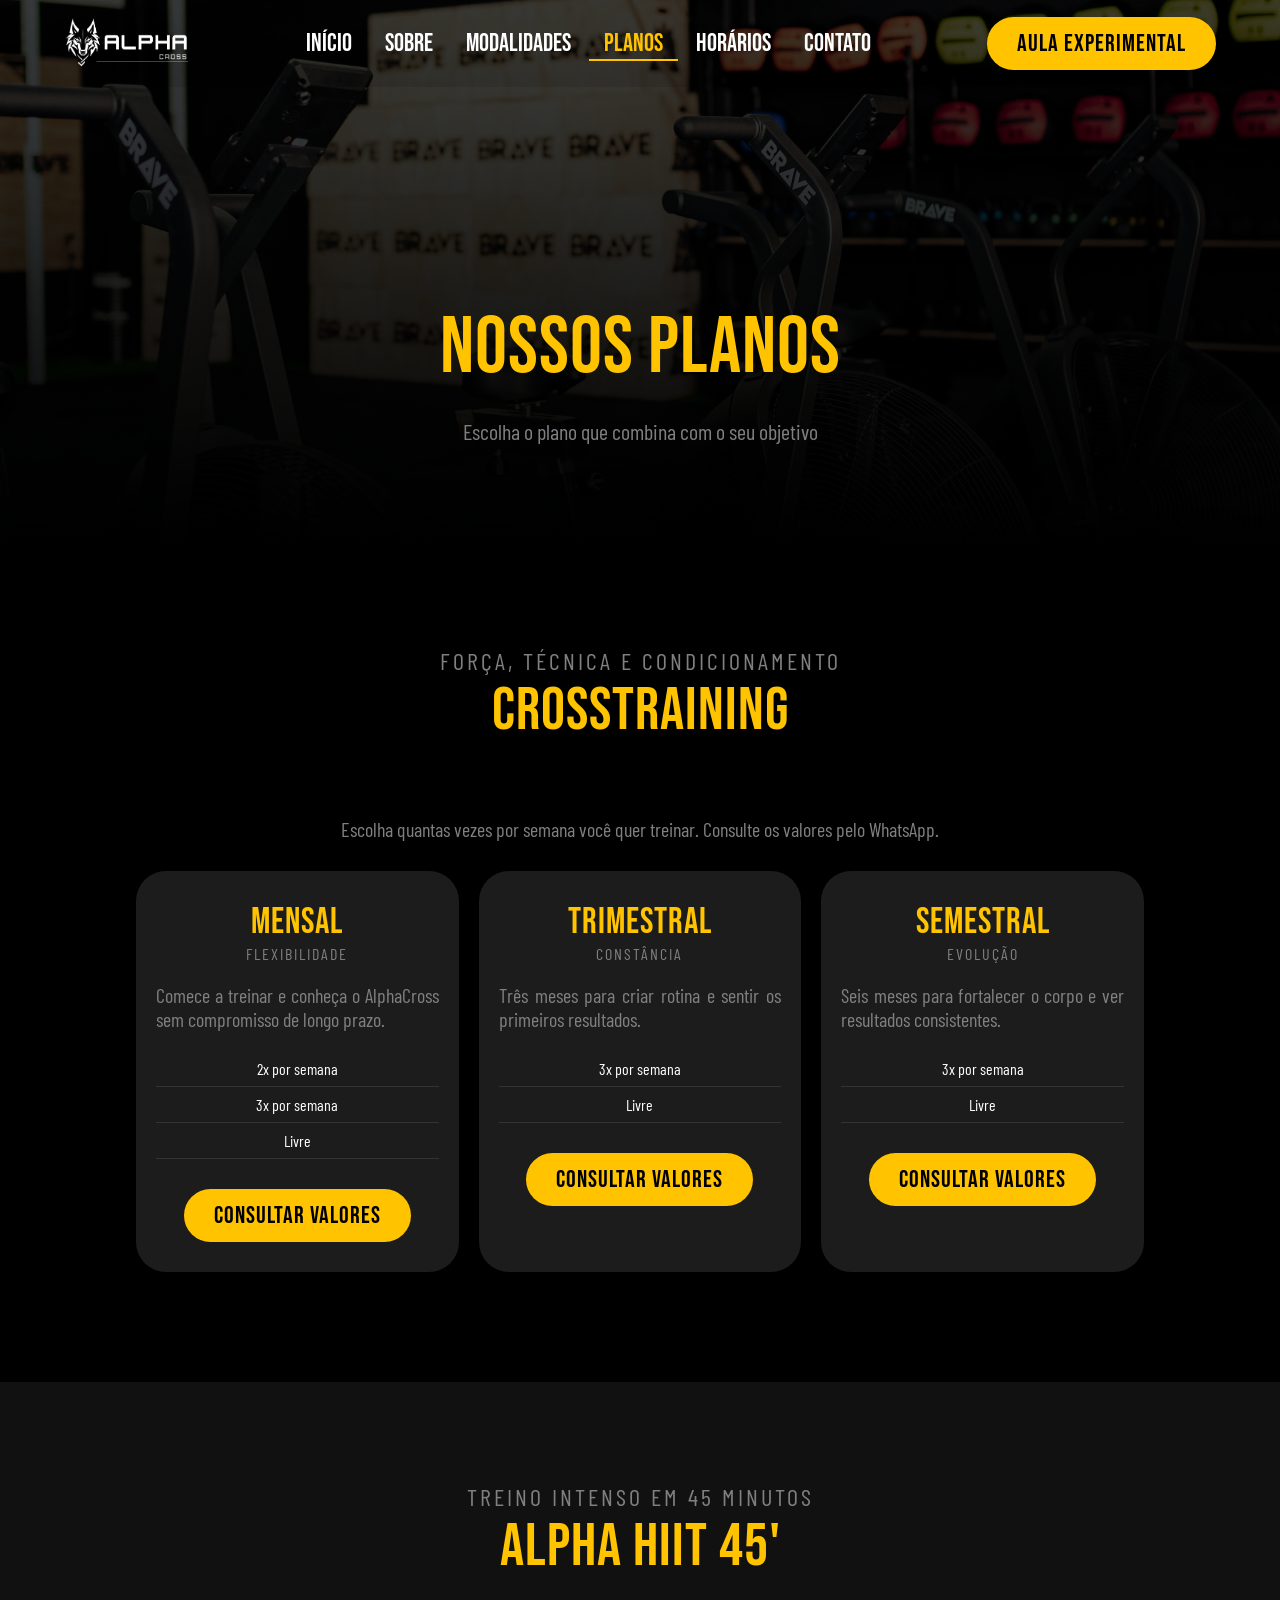
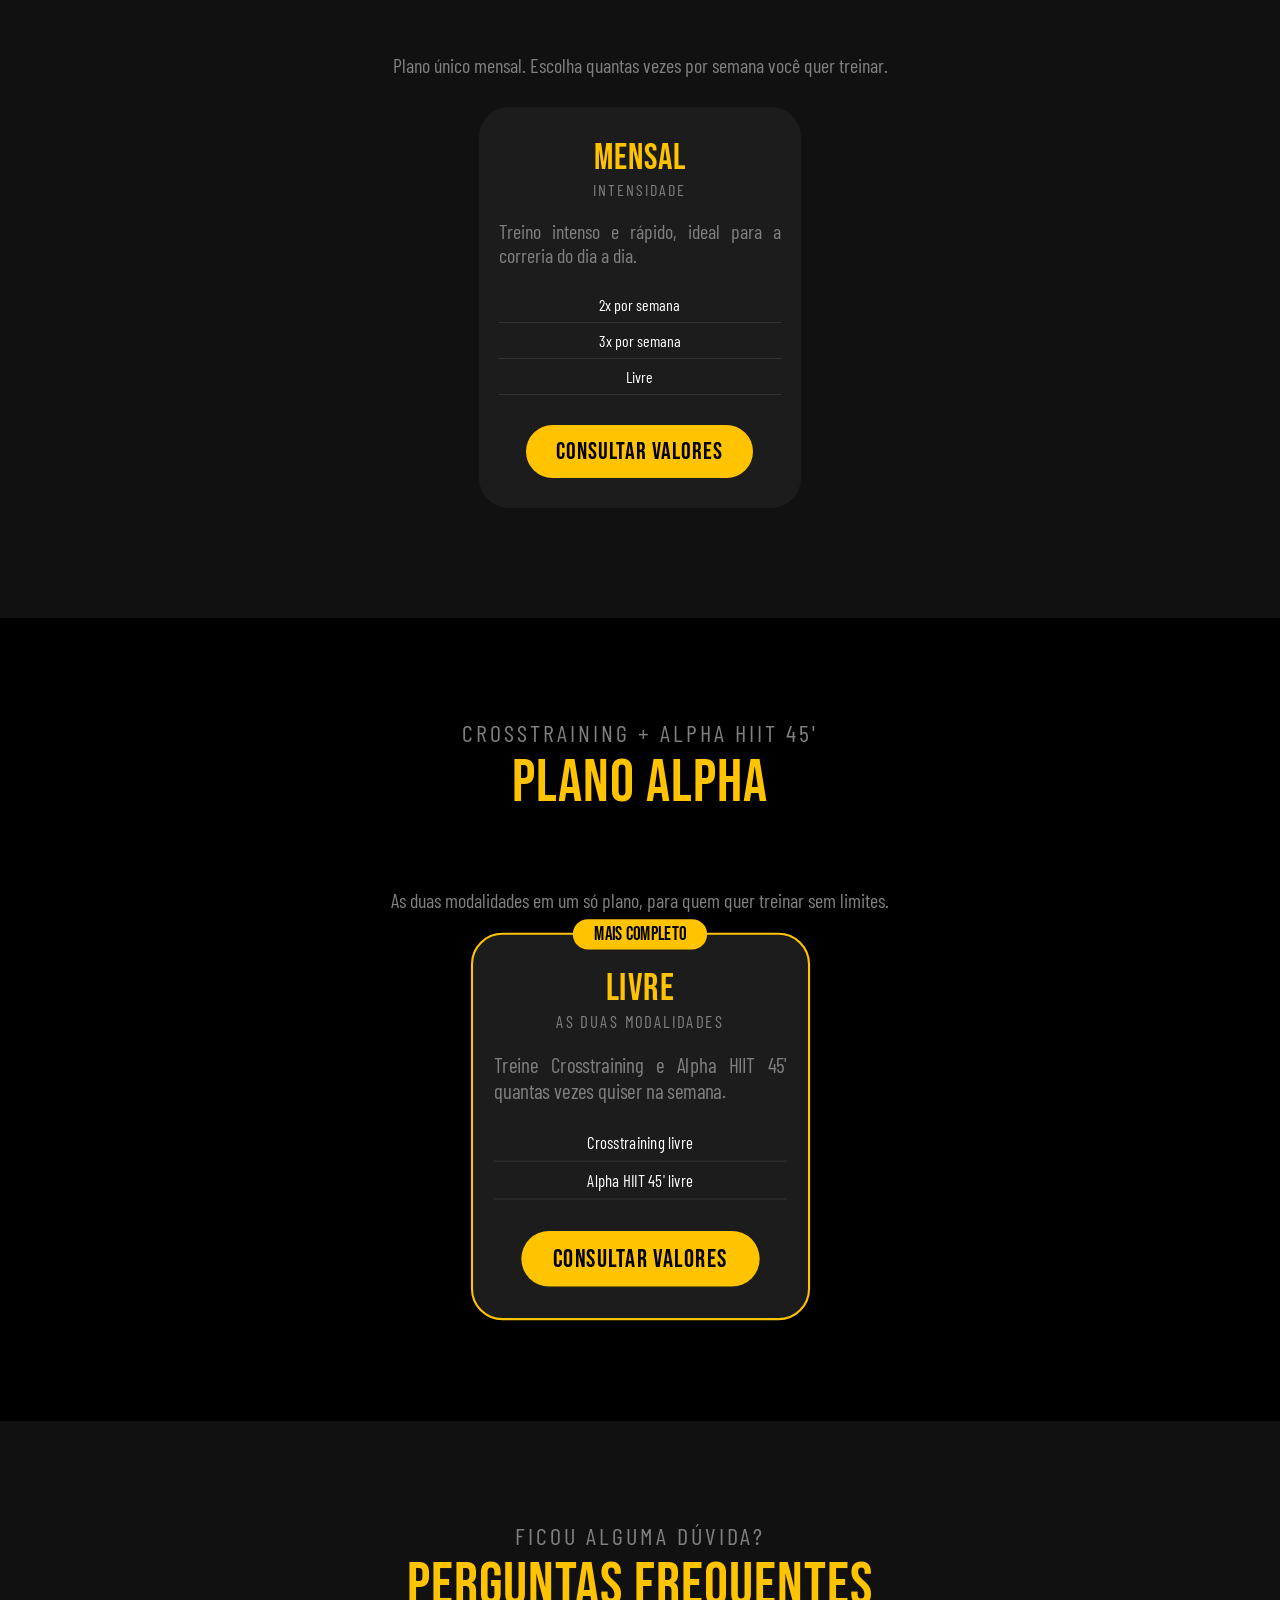
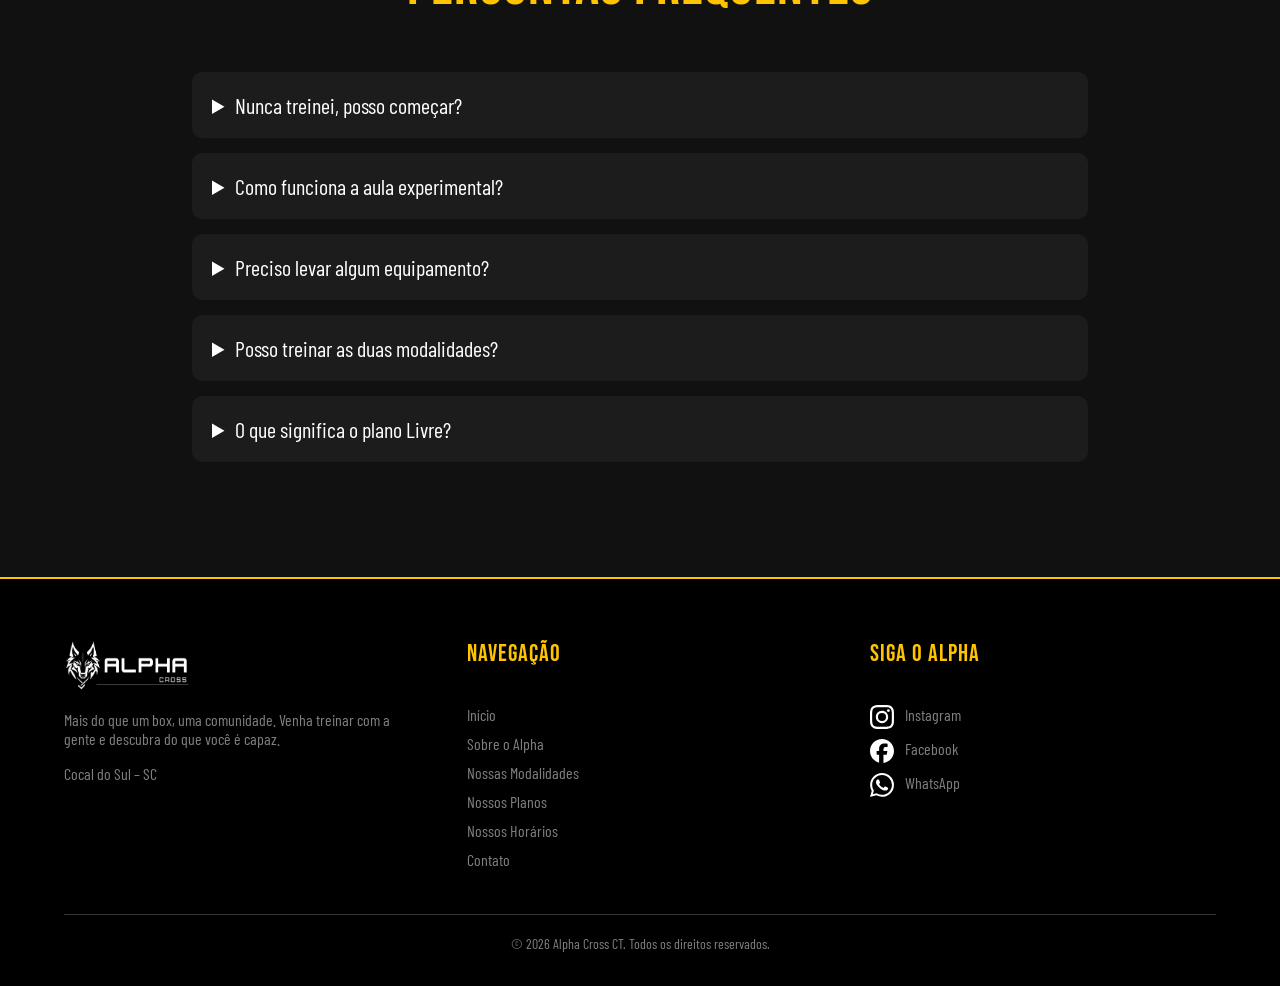
<file: planos.html>
<!DOCTYPE html>
<!-- ALTERAÇÃO: página criada. Planos com preço, plano em destaque e perguntas frequentes.
     ALTERAÇÃO: planos atualizados com os planos reais do box, sem mostrar os preços (pedido dos donos) -->
<html lang="pt-BR">
    <head>
        <meta charset="UTF-8">
        <meta name="viewport" content="width=device-width, initial-scale=1.0">
        <title>Planos | Alpha Cross CT</title>
        <meta name="author" content="Jonathan Jesus, Cassio , Laura">
        <meta name="description" content="Conheça os planos do Alpha Cross: Crosstraining, Alpha HIIT 45' e Plano Alpha">
        <link rel="icon" href="img/favicon-16x16.png" type="image/x-icon">
        <link href="https://fonts.googleapis.com/css2?family=Barlow+Condensed:wght@400;600;700&family=Bebas+Neue&display=swap" rel="stylesheet">
        <link rel="stylesheet" href="css/style.css">
        <link rel="stylesheet" href="css/planos.css">
    </head>
    <body>
        <header>
            <a href="index.html"><img src="img/logo-alpha-cross-branca.png" alt="Logo Alpha Cross"></a>
            <button id="btnMenu">&#9776;</button>
            <nav>
                <a href="index.html">Início</a>
                <a href="sobre.html">Sobre</a>
                <a href="modalidades.html">Modalidades</a>
                <a href="planos.html" class="ativo">Planos</a>
                <a href="horarios.html">Horários</a>
                <a href="contato.html">Contato</a>
            </nav>
            <a id="chamada1" class="botao" href="https://wa.me/5548998155379" target="_blank">Aula experimental</a>
        </header>
        <main>
            <!-- ALTERAÇÃO: nomes das modalidades padronizados como o Box escreve: "Crosstraining" (junto) e "Alpha HIIT 45'" (o ' indica minutos) -->
            <section class="banner">
                <h1>Nossos Planos</h1>
                <p>Escolha o plano que combina com o seu objetivo</p>
            </section>

            <!-- ALTERAÇÃO: planos trocados pelos valores reais do box e separados em 3 seções, uma para cada tipo de treino:
                 Cross Training, Alpha Hiit 45' e Plano Alpha (as duas modalidades juntas).
                 As 3 seções usam a classe "planos" (em vez do id), porque um id só pode aparecer uma vez na página.
                 Dentro de cada card, a lista <ul> mostra as frequências de treino disponíveis.
                 ALTERAÇÃO: os preços foram retirados a pedido dos donos do box. O botão "Consultar valores"
                 abre o WhatsApp para o aluno perguntar o valor -->
            <section id="crosstraining" class="grade planos">
                <span class="sub">Força, técnica e condicionamento</span>
                <h2 class="titulo">Crosstraining</h2>
                <p>Escolha quantas vezes por semana você quer treinar. Consulte os valores pelo WhatsApp.</p>
                <article class="card">
                    <h3>Mensal</h3>
                    <span class="lema">Flexibilidade</span>
                    <p>Comece a treinar e conheça o AlphaCross sem compromisso de longo prazo.</p>
                    <ul>
                        <li>2x por semana</li>
                        <li>3x por semana</li>
                        <li>Livre</li>
                    </ul>
                    <a class="botao" href="https://wa.me/5548998155379" target="_blank">Consultar valores</a>
                </article>
                <article class="card">
                    <h3>Trimestral</h3>
                    <span class="lema">Constância</span>
                    <p>Três meses para criar rotina e sentir os primeiros resultados.</p>
                    <ul>
                        <li>3x por semana</li>
                        <li>Livre</li>
                    </ul>
                    <a class="botao" href="https://wa.me/5548998155379" target="_blank">Consultar valores</a>
                </article>
                <article class="card">
                    <h3>Semestral</h3>
                    <span class="lema">Evolução</span>
                    <p>Seis meses para fortalecer o corpo e ver resultados consistentes.</p>
                    <ul>
                        <li>3x por semana</li>
                        <li>Livre</li>
                    </ul>
                    <a class="botao" href="https://wa.me/5548998155379" target="_blank">Consultar valores</a>
                </article>
            </section>

            <!-- ALTERAÇÃO: seção só do Alpha Hiit 45'. A classe "cinza" troca a cor do fundo para separar das outras seções -->
            <section id="hiit" class="grade planos cinza">
                <span class="sub">Treino intenso em 45 minutos</span>
                <h2 class="titulo">Alpha HIIT 45'</h2>
                <p>Plano único mensal. Escolha quantas vezes por semana você quer treinar.</p>
                <article class="card">
                    <h3>Mensal</h3>
                    <span class="lema">Intensidade</span>
                    <p>Treino intenso e rápido, ideal para a correria do dia a dia.</p>
                    <ul>
                        <li>2x por semana</li>
                        <li>3x por semana</li>
                        <li>Livre</li>
                    </ul>
                    <a class="botao" href="https://wa.me/5548998155379" target="_blank">Consultar valores</a>
                </article>
            </section>

            <!-- ALTERAÇÃO: seção do Plano Alpha, que junta as duas modalidades -->
            <section id="alpha" class="grade planos">
                <span class="sub">Crosstraining + Alpha HIIT 45'</span>
                <h2 class="titulo">Plano Alpha</h2>
                <p>As duas modalidades em um só plano, para quem quer treinar sem limites.</p>
                <!-- a classe "destaque" deixa este card com borda amarela e a etiqueta em cima -->
                <article class="card destaque">
                    <span class="etiqueta">Mais completo</span>
                    <h3>Livre</h3>
                    <span class="lema">As duas modalidades</span>
                    <p>Treine Crosstraining e Alpha HIIT 45' quantas vezes quiser na semana.</p>
                    <ul>
                        <li>Crosstraining livre</li>
                        <li>Alpha HIIT 45' livre</li>
                    </ul>
                    <a class="botao" href="https://wa.me/5548998155379" target="_blank">Consultar valores</a>
                </article>
            </section>

            <!-- <details> e <summary> são tags do HTML que já abrem e fecham sozinhas ao clicar,
                 sem precisar de JavaScript. O <summary> é a pergunta (sempre visível) e o resto é a resposta -->
            <section id="duvidas" class="cinza">
                <span class="sub">Ficou alguma dúvida?</span>
                <h2 class="titulo">Perguntas Frequentes</h2>
                <details>
                    <summary>Nunca treinei, posso começar?</summary>
                    <p>Pode sim! Os treinos são adaptados ao nível de cada aluno e o coach acompanha você desde a primeira aula.</p>
                </details>
                <details>
                    <summary>Como funciona a aula experimental?</summary>
                    <p>É só chamar no WhatsApp e agendar um horário. A aula experimental é gratuita.</p>
                </details>
                <details>
                    <summary>Preciso levar algum equipamento?</summary>
                    <p>Não. Basta vir com roupa confortável, tênis e uma garrafinha de água.</p>
                </details>
                <!-- ALTERAÇÃO: resposta corrigida, agora só o Plano Alpha dá acesso às duas modalidades -->
                <details>
                    <summary>Posso treinar as duas modalidades?</summary>
                    <p>Sim! O Plano Alpha dá acesso livre ao Crosstraining e ao Alpha HIIT 45'.</p>
                </details>
                <!-- ALTERAÇÃO: nova pergunta explicando o que é o plano "Livre" -->
                <details>
                    <summary>O que significa o plano Livre?</summary>
                    <p>No plano Livre você pode treinar quantas vezes quiser na semana, em qualquer horário da modalidade.</p>
                </details>
            </section>
        </main>
        <footer>
            <section>
                <img class="logo" src="img/logo-alpha-cross-branca.png" alt="Logo Alpha Cross">
                <p>Mais do que um box, uma comunidade. Venha treinar com a gente e descubra do que você é capaz.</p>
                <p>Cocal do Sul – SC</p>
            </section>
            <section class="navegacao">
                <nav>
                    <h4>Navegação</h4>
                    <a href="index.html">Início</a>
                    <a href="sobre.html">Sobre o Alpha</a>
                    <a href="modalidades.html">Nossas Modalidades</a>
                    <a href="planos.html">Nossos Planos</a>
                    <a href="horarios.html">Nossos Horários</a>
                    <a href="contato.html">Contato</a>
                </nav>
            </section>
            <section class="redes">
                <h4>Siga o Alpha</h4>
                <a href="https://www.instagram.com/alphacross_ct/" target="_blank"><img src="img/fotos-footer/instagram.svg" alt="Instagram" width="24"> Instagram</a>
                <a href="https://www.facebook.com/profile.php?id=61576485325156" target="_blank"><img class="face" src="img/fotos-footer/facebook.svg" alt="Facebook"> Facebook</a>
                <a href="https://wa.me/5548998155379" target="_blank"><img class="whats" src="img/fotos-footer/whatsapp.svg" alt="WhatsApp"> WhatsApp</a>
            </section>
            <p id="copyright">&copy; 2026 Alpha Cross CT. Todos os direitos reservados.</p>
        </footer>
        <script src="js/script.js"></script>
        <!-- ALTERAÇÃO: script dos botões "Consultar valores". Vem DEPOIS do script.js porque usa a função AbrirWhatsApp que está nele -->
        <script src="js/planos.js"></script>
    </body>
</html>
</file>
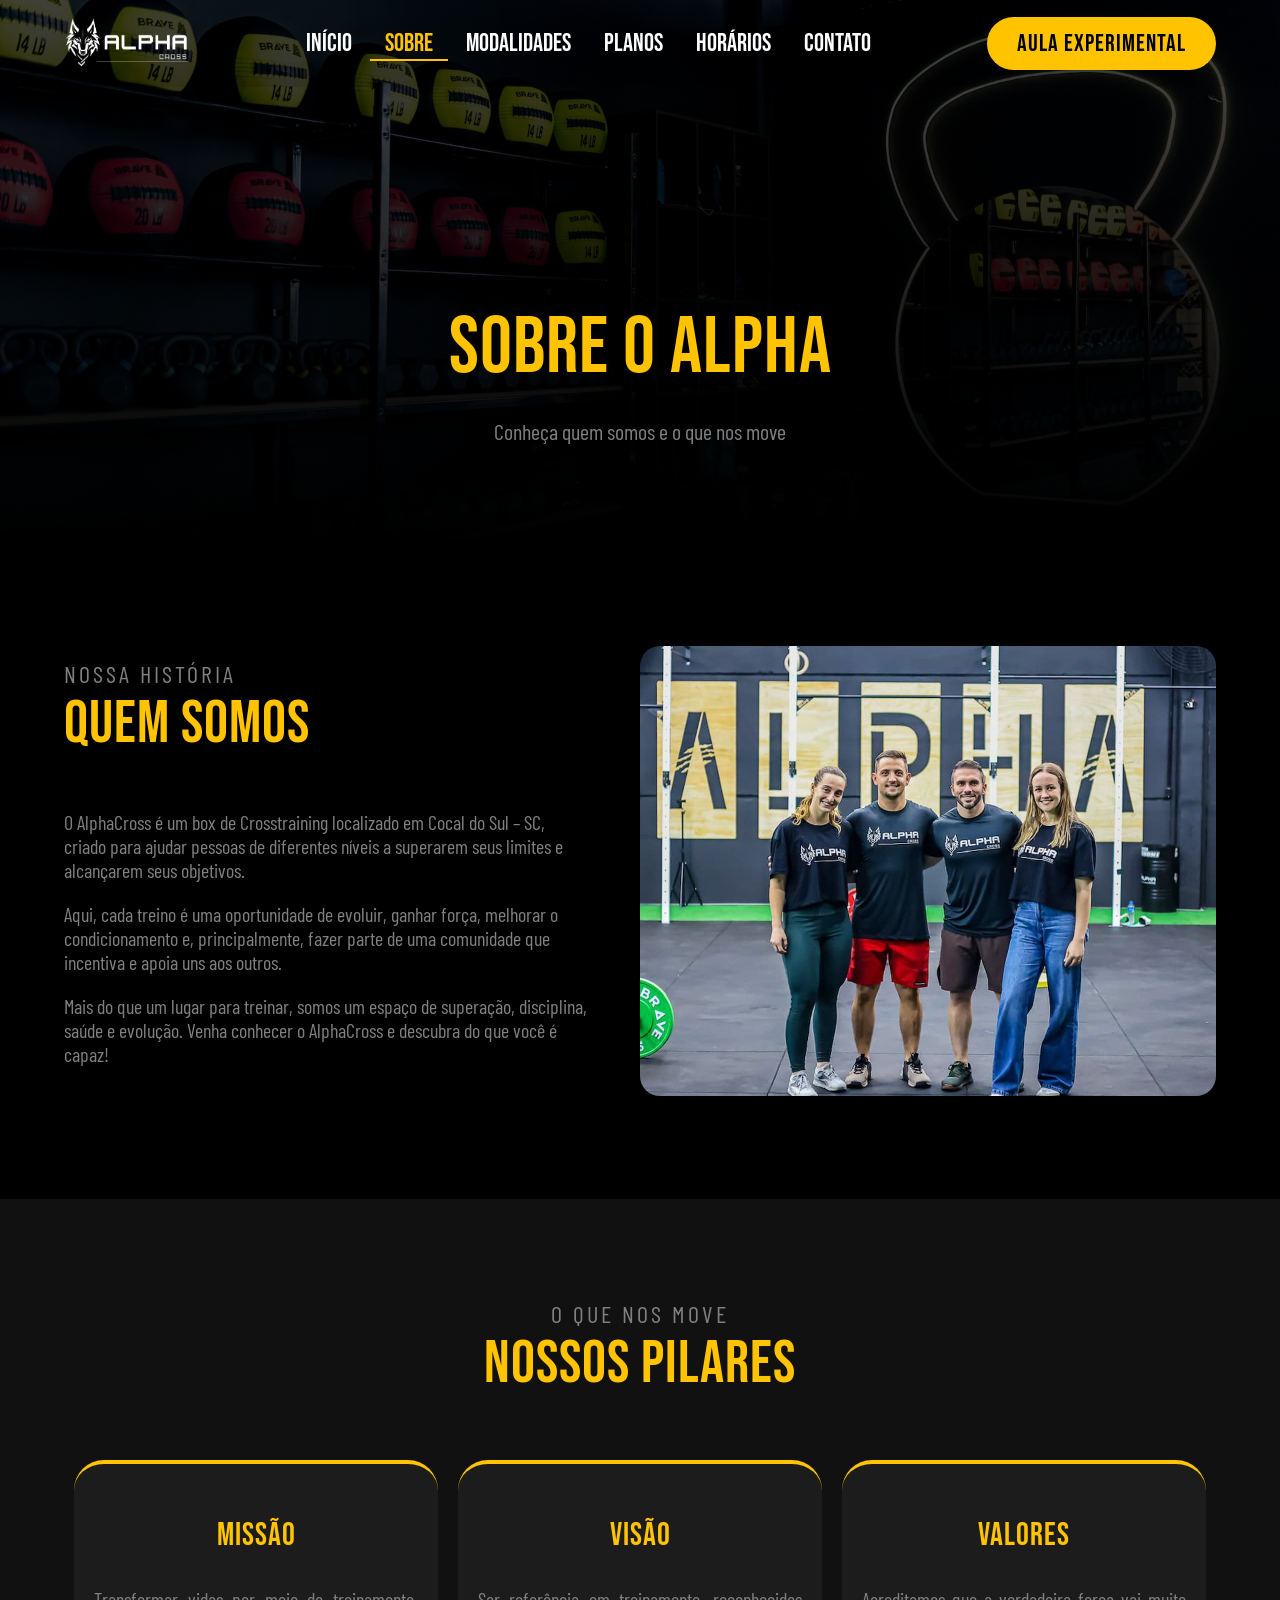
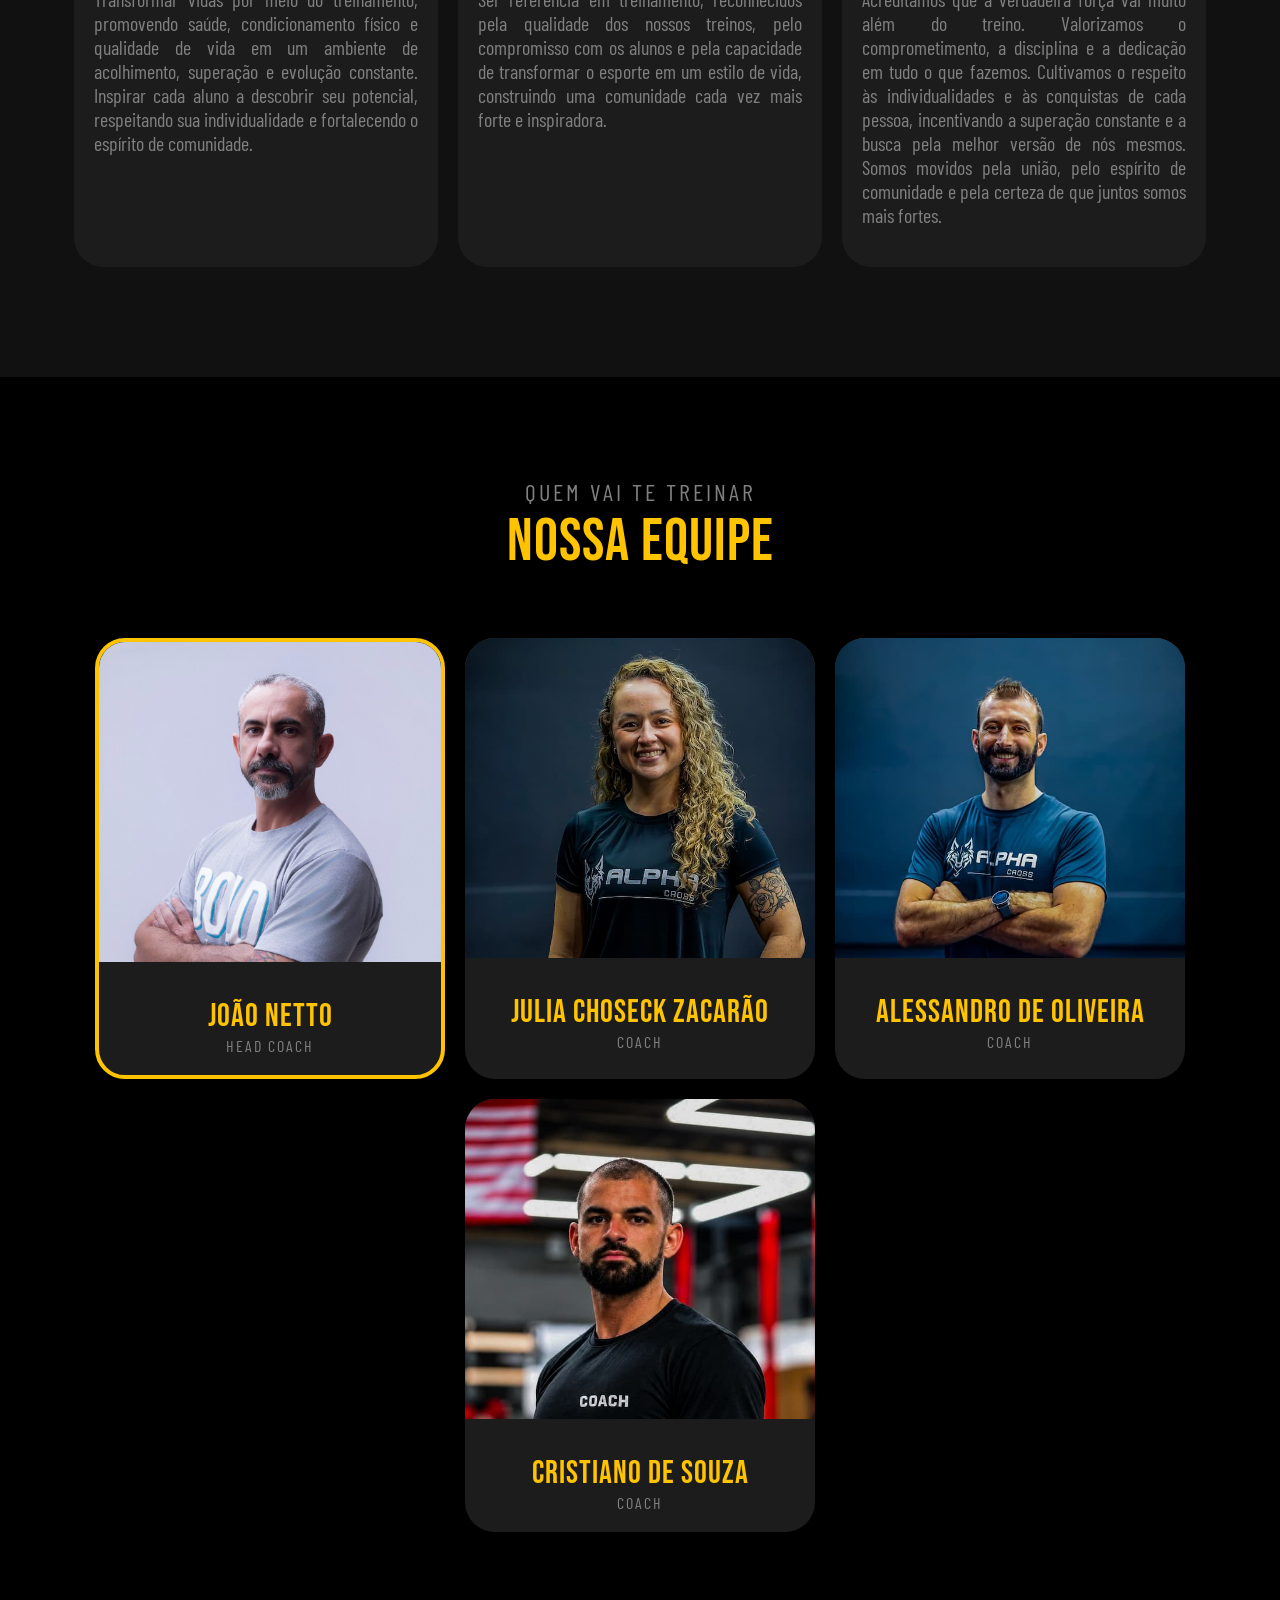
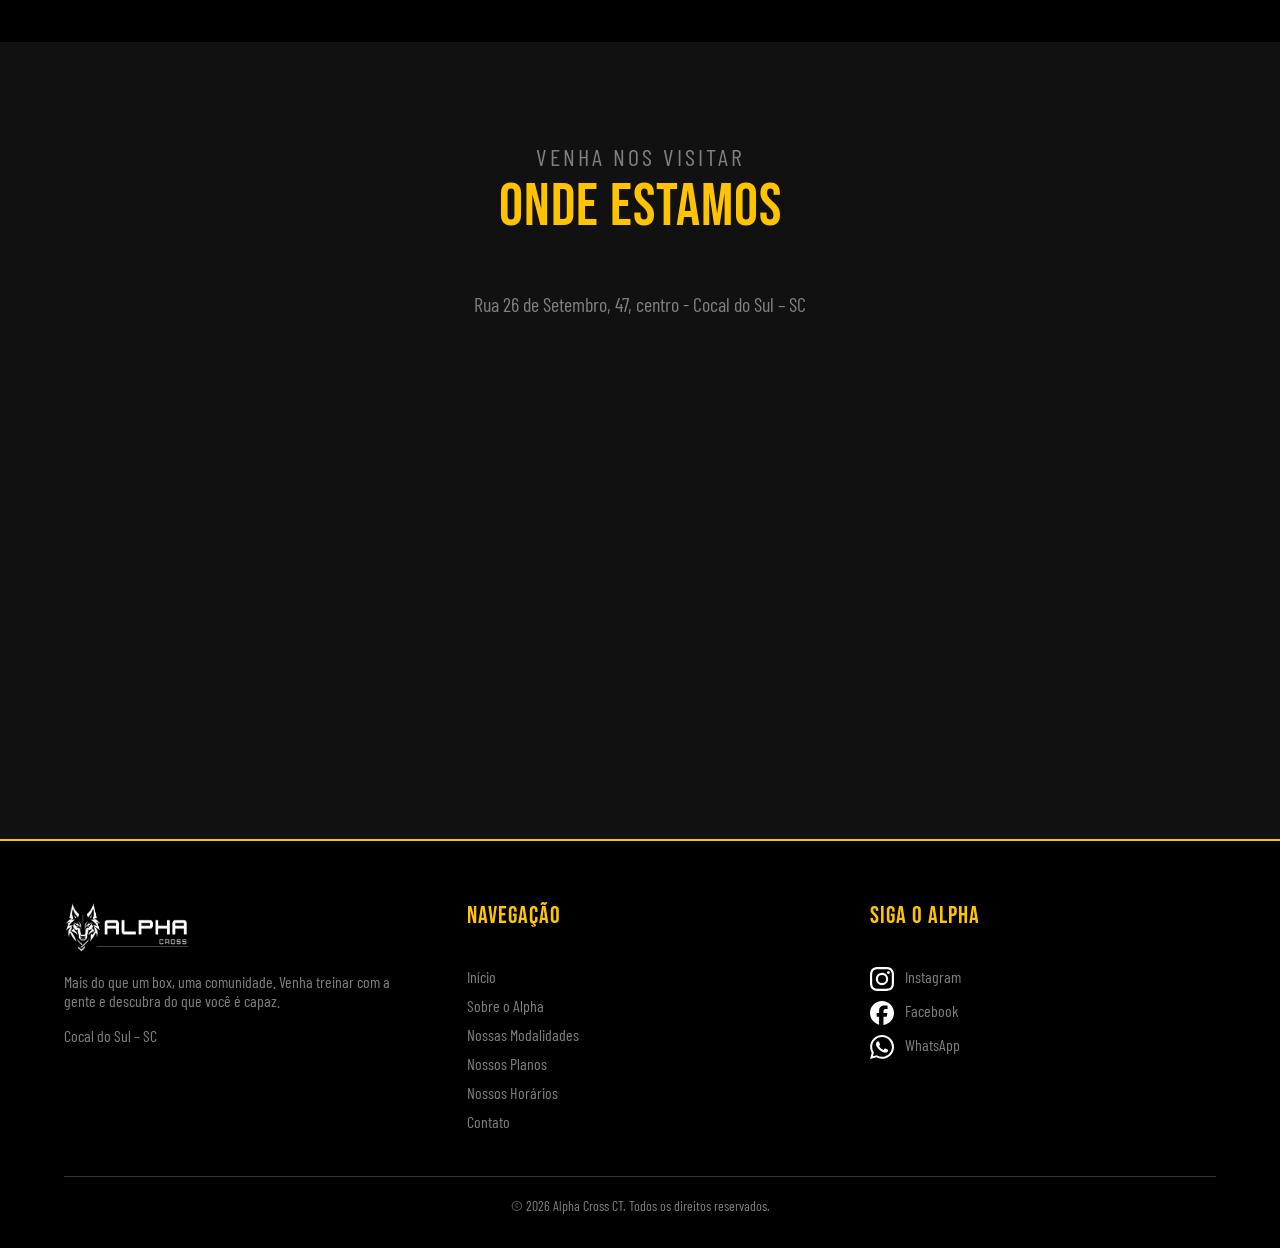
<file: sobre.html>
<!DOCTYPE html>
<!-- ALTERAÇÃO: página criada. Conteúdo completo do "Sobre" (história, missão/visão/valores, equipe e localização) -->
<html lang="pt-BR">
    <head>
        <meta charset="UTF-8">
        <meta name="viewport" content="width=device-width, initial-scale=1.0">
        <title>Sobre | Alpha Cross CT</title>
        <meta name="author" content="Jonathan Jesus, Cassio , Laura">
        <meta name="description" content="Conheça a história, os valores e a equipe do Alpha Cross, box de Crosstraining em Cocal do Sul - SC">
        <link rel="icon" href="img/favicon-16x16.png" type="image/x-icon">
        <link href="https://fonts.googleapis.com/css2?family=Barlow+Condensed:wght@400;600;700&family=Bebas+Neue&display=swap" rel="stylesheet">
        <link rel="stylesheet" href="css/style.css">
        <link rel="stylesheet" href="css/sobre.css">
    </head>
    <body>
        <header>
            <a href="index.html"><img src="img/logo-alpha-cross-branca.png" alt="Logo Alpha Cross"></a>
            <button id="btnMenu">&#9776;</button>
            <nav>
                <a href="index.html">Início</a>
                <a href="sobre.html" class="ativo">Sobre</a>
                <a href="modalidades.html">Modalidades</a>
                <a href="planos.html">Planos</a>
                <a href="horarios.html">Horários</a>
                <a href="contato.html">Contato</a>
            </nav>
            <a id="chamada1" class="botao" href="https://wa.me/5548998155379" target="_blank">Aula experimental</a>
        </header>
        <main>
            <!-- banner do topo das páginas internas (classe "banner" no style.css) -->
            <section class="banner">
                <h1>Sobre o Alpha</h1>
                <p>Conheça quem somos e o que nos move</p>
            </section>

            <section id="historia">
                <article>
                    <span class="sub">Nossa história</span>
                    <h2 class="titulo">Quem Somos</h2>
                    <p>O AlphaCross é um box de Crosstraining localizado em Cocal do Sul – SC, criado para ajudar pessoas de diferentes níveis a superarem seus limites e alcançarem seus objetivos.</p>
                    <p>Aqui, cada treino é uma oportunidade de evoluir, ganhar força, melhorar o condicionamento e, principalmente, fazer parte de uma comunidade que incentiva e apoia uns aos outros.</p>
                    <p>Mais do que um lugar para treinar, somos um espaço de superação, disciplina, saúde e evolução. Venha conhecer o AlphaCross e descubra do que você é capaz!</p>
                </article>
                <figure>
                    <img src="img/fotos-box/imagem-sobre-01.jpg" alt="Foto dos proprietários do box Alpha Cross">
                </figure>
            </section>

            <!-- textos provisórios, trocar pelos definidos com os donos do box -->
            <section id="valores" class="grade cinza">
                <span class="sub">O que nos move</span>
                <h2 class="titulo">Nossos Pilares</h2>
                <article class="card">
                    <h3>Missão</h3>
                    <p>Transformar vidas por meio do treinamento, promovendo saúde, condicionamento físico e 
                        qualidade de vida em um ambiente de acolhimento, superação e evolução constante. Inspirar 
                        cada aluno a descobrir seu potencial, respeitando sua individualidade e fortalecendo o espírito de 
                        comunidade.</p>
                </article>
                <article class="card">
                    <h3>Visão</h3>
                    <p>Ser referência em treinamento, reconhecidos pela qualidade dos nossos treinos, pelo compromisso 
                        com os alunos e pela capacidade de transformar o esporte em um estilo de vida, construindo uma 
                        comunidade cada vez mais forte e inspiradora.</p>
                </article>
                <article class="card">
                    <h3>Valores</h3>
                    <p>Acreditamos que a verdadeira força vai muito além do treino. Valorizamos o comprometimento, a 
                        disciplina e a dedicação em tudo o que fazemos. Cultivamos o respeito às individualidades e às 
                        conquistas de cada pessoa, incentivando a superação constante e a busca pela melhor versão de nós mesmos. 
                        Somos movidos pela união, pelo espírito de comunidade e pela certeza de que juntos somos mais fortes.</p>
                </article>
            </section>

            <!-- fotos e nomes provisórios: trocar a imagem do lobo pela foto de cada coach -->
            <section id="equipe" class="grade">
                <span class="sub">Quem vai te treinar</span>
                <h2 class="titulo">Nossa Equipe</h2>
                <article class="card" id="headcoach">
                    <img src="img/fotos-coachs/headcoach2.jpg" alt="Foto do coach">
                    <h3>João Netto</h3>
                    <span class="lema">Head Coach</span>
                </article>
                <article class="card">
                    <img src="img/fotos-coachs/coach-alphahiit01.jpg" alt="Foto do coach">
                    <h3>Julia Choseck Zacarão</h3>
                    <span class="lema">Coach</span>
                </article>
                <article class="card">
                    <img src="img/fotos-coachs/coach01.jpg" alt="Foto do coach">
                    <h3>Alessandro de Oliveira</h3>
                    <span class="lema">Coach</span>
                </article>
                <article class="card">
                    <img src="img/fotos-coachs/coach02.jpg" alt="Foto do coach">
                    <h3>Cristiano de Souza</h3>
                    <span class="lema">Coach</span>
                </article>
                
            </section>

            <section id="localizacao" class="cinza">
                <span class="sub">Venha nos visitar</span>
                <h2 class="titulo">Onde Estamos</h2>
                <p>Rua 26 de Setembro, 47, centro - Cocal do Sul – SC</p>
                     <!-- <iframe> mostra outra página dentro desta, aqui o mapa do Google Maps.
                     O "title" descreve o conteúdo do iframe para leitores de tela (acessibilidade).
                     Para trocar pelo endereço exato: Google Maps > Compartilhar > Incorporar um mapa > copiar o link do src -->
                <iframe src="https://www.google.com/maps?q=Cocal+do+Sul+SC&output=embed" title="Mapa da localização do Alpha Cross"></iframe>
            </section>
        </main>
        <footer>
            <section>
                <img class="logo" src="img/logo-alpha-cross-branca.png" alt="Logo Alpha Cross">
                <p>Mais do que um box, uma comunidade. Venha treinar com a gente e descubra do que você é capaz.</p>
                <p>Cocal do Sul – SC</p>
            </section>
            <section class="navegacao">
                <nav>
                    <h4>Navegação</h4>
                    <a href="index.html">Início</a>
                    <a href="sobre.html">Sobre o Alpha</a>
                    <a href="modalidades.html">Nossas Modalidades</a>
                    <a href="planos.html">Nossos Planos</a>
                    <a href="horarios.html">Nossos Horários</a>
                    <a href="contato.html">Contato</a>
                </nav>
            </section>
            <section class="redes">
                <h4>Siga o Alpha</h4>
                <a href="https://www.instagram.com/alphacross_ct/" target="_blank"><img src="img/fotos-footer/instagram.svg" alt="Instagram" width="24"> Instagram</a>
                <a href="https://www.facebook.com/profile.php?id=61576485325156" target="_blank"><img class="face" src="img/fotos-footer/facebook.svg" alt="Facebook"> Facebook</a>
                <a href="https://wa.me/5548998155379" target="_blank"><img class="whats" src="img/fotos-footer/whatsapp.svg" alt="WhatsApp"> WhatsApp</a>
            </section>
            <p id="copyright">&copy; 2026 Alpha Cross CT. Todos os direitos reservados.</p>
        </footer>
        <script src="js/script.js"></script>
    </body>
</html>
</file>
<file: css/style.css>
@charset "utf-8";

/* ALTERAÇÃO: este arquivo agora tem só o que é COMUM a todas as páginas
   (header, footer, títulos, botões, cards e banner). O estilo específico de cada página
   fica no seu próprio arquivo: index.css, sobre.css, modalidades.css, planos.css, horarios.css e contato.css */

/* ALTERAÇÃO (geral): a cor "yellow" (amarelo puro, cor de marca-texto) foi trocada
   em todo o arquivo por #FFC300, um amarelo-ouro que passa um visual mais profissional */

* {
    box-sizing: border-box;/* Faz o padding e a borda ficarem DENTRO da largura definida,
   evitando que os elementos passem do tamanho da tela */
}

body{
    background-color: black;
    color: white;
    /* ALTERAÇÃO: a fonte foi declarada só aqui no body (antes era repetida no h2, h3, a e p).
       Os elementos filhos herdam a fonte do pai, então basta declarar uma vez */
    font-family: "Barlow Condensed", sans-serif;
    margin: 0; /* ALTERAÇÃO: tira a margem branca que o navegador coloca em volta da página */
    touch-action: pan-x pan-y; /* permite rolar, bloqueia pinça e toque duplo para zoom */

}

/* ALTERAÇÃO: títulos passaram a usar a Bebas Neue (fonte de título) e os textos continuam
   com a Barlow Condensed. É a combinação clássica de sites de academia */
h1, h2, h3, h4 {
    font-family: "Bebas Neue", sans-serif;
    font-weight: normal; /* a Bebas Neue já é grossa, o negrito padrão dos títulos deixaria borrada */
    letter-spacing: 1px;
}

header {
    position: fixed;
    top: 0;
    width: 100%;
    z-index: 1000;   /* fica por cima dos outros elementos */
    background-color: rgba(0,0,0, 0.1);
    display: flex;
    justify-content: space-between;/* joga o 1º item na esquerda, o último na direita e o do meio no centro */
    padding: 16px 5%;
    align-items: center;
    /* ALTERAÇÃO: o "animation-timeline: scroll()" foi removido porque não funciona no Firefox.
       Agora o js/script.js coloca a classe "rolando" quando a página desce,
       e o transition faz o fundo escurecer suavemente (em 0.3 segundos) */
    transition: background-color 0.3s;
}
/* ALTERAÇÃO: classe colocada pelo JS quando a página é rolada (substitui o @keyframes header-some) */
header.rolando {
    background-color: rgba(0,0,0, 0.9);   /* fundo quase preto (90%) */
}
header img {
    height: 52px;
    width: auto;
}
header nav a {
    text-decoration: none;
    font-family: "Bebas Neue", sans-serif;
    font-size: 25px;
    color: white;
    padding-left: 15px;
    padding-right: 15px;
}
/* ALTERAÇÃO: link do menu fica amarelo ao passar o mouse */
header nav a:hover {
    color: #FFC300;
}
/* ALTERAÇÃO: classe "ativo" marca no menu a página em que a pessoa está.
   Ela é colocada direto no HTML de cada página, no link daquela página */
header nav a.ativo {
    color: #FFC300;
    border-bottom: 2px solid #FFC300;
}
/* ALTERAÇÃO: botão do menu hambúrguer, escondido no computador (só aparece no @media) */
#btnMenu {
    display: none;
    background: none;
    border: none;
    color: #FFC300;
    font-size: 30px;
    cursor: pointer;
}

h1 {
    font-size: 80px; /* ALTERAÇÃO: era 50px, pequeno demais para o título principal */
    text-transform: uppercase;   /* deixa tudo em maiúsculo */
    color: #FFC300;
    margin-bottom: 30px;
}
.sub {
    display: block; /* ALTERAÇÃO: o span ocupa a linha inteira, para poder ser centralizado */
    text-align: center; /* ALTERAÇÃO: títulos das seções centralizados, antes cada seção tinha um alinhamento */
    font-size: 24px;
    color: gray; /* ALTERAÇÃO: subtítulo em cinza para não competir com o título amarelo */
    text-transform: uppercase;
    letter-spacing: 3px;
}
.titulo{
    text-align: center; /* ALTERAÇÃO: títulos das seções centralizados */
    font-size: 60px;
    text-transform: uppercase;   /* deixa tudo em maiúsculo */
    color: #FFC300;
    margin-top: 0;
}
.lema {
    display: block;              /* fica sozinho na linha */
    color: gray;
    text-transform: uppercase;
    letter-spacing: 2px;         /* espaço entre as letras */
}

/* ALTERAÇÃO: classe única para TODOS os botões do site. Substitui o .acao, o #chamada1,
   o "#topo a" e o "#sobre article a:last-child", que tinham tamanhos e cantos diferentes */
.botao {
    display: inline-block;
    background-color: #FFC300;
    color: black;
    font-family: "Bebas Neue", sans-serif;
    font-size: 24px;
    letter-spacing: 1px;
    text-decoration: none;
    padding: 12px 30px;
    border-radius: 30px;
    border: none;
    cursor: pointer;
    transition: background-color 0.3s; /* a cor muda suavemente no hover */
}
.botao:hover {
    background-color: white;
}
/* ALTERAÇÃO: variação do botão só com borda (usado quando tem dois botões lado a lado) */
.botao-borda {
    background-color: transparent;
    color: #FFC300;
    border: 2px solid #FFC300;
}
.botao-borda:hover {
    background-color: #FFC300;
    color: black;
}

/* ALTERAÇÃO: classe para alternar o fundo das seções entre preto e cinza escuro,
   assim dá para ver onde uma seção termina e a outra começa */
.cinza {
    background-color: #111;
}

/* ALTERAÇÃO: classe "grade" reaproveitada em todas as seções que têm cards lado a lado
   (antes era uma regra para #modalidades e outra para #planos).
   A section vira flex, o flex-wrap deixa quebrar a linha, e o subtítulo, o título e o parágrafo
   de introdução ocupam 100% da largura para ficarem sozinhos em cima dos cards */
.grade {
    display: flex;
    flex-wrap: wrap;
    justify-content: center;
    padding: 100px 5%;
}
.grade .sub, .grade .titulo, .grade > p {
    width: 100%;
}
.grade > p {
    text-align: center;
    color: gray;
    font-size: 20px;
}

/* ALTERAÇÃO: estilo comum dos cards (article com a classe "card"), usado em várias páginas */
.card {
    flex: 1; /*Faz os cards ficarem do mesmo tamanho*/
    margin: 10px;
    background-color: #1c1c1c;
    border-radius: 30px;
    overflow: hidden;   /* corta a foto nos cantos arredondados do card */
    transition: transform 0.3s; /* o movimento do hover fica suave em vez de "pular" */
}
/* ALTERAÇÃO: efeito de hover, o card sobe 5px quando o mouse passa por cima */
.card:hover {
    transform: translateY(-5px);
}
.card h3 {
    font-size: 32px;
    color: #FFC300;
    padding: 0 20px;
}
.card p {
    text-align: justify;
    font-size: 20px;
    color: gray;
    padding: 0 20px;
}

/* ALTERAÇÃO: banner do topo das páginas internas (Sobre, Modalidades, Planos...).
   É uma versão menor do #topo da página inicial. Cada página troca a foto no seu próprio CSS */
.banner {
    padding: 300px 5% 80px 5%;
    text-align: center;
    background-image: linear-gradient(rgba(0, 0, 0, 0.7), black), url(../img/fotos-box/imagem-nova-01.jpg);
    background-size: cover;
    background-position: center;
}
.banner h1 {
    margin: 0;
}
.banner p {
    font-size: 22px;
    color: gray;
}

/* ALTERAÇÃO: estilo do rodapé (antes não tinha nenhum). 3 colunas lado a lado + linha de direitos */
footer {
    display: flex;
    flex-wrap: wrap;
    justify-content: space-between;
    padding: 60px 5% 20px 5%;
    background-color: black;
    border-top: 2px solid #FFC300;
}
footer section {
    width: 30%;
}
footer section.redes img {
    width: 24px;
    height: 24px;
    vertical-align: middle;
    margin-right: 8px;
    filter: invert(100%); /* inverte a cor da imagem de preto para branco */
    }
footer img {
    height: 52px;
    width: auto;
}
footer p {
    color: gray;
}
footer h4 {
    font-size: 24px;
    color: #FFC300;
    margin-top: 0;
}
footer a {
    display: block; /* cada link em uma linha */
    color: gray;
    text-decoration: none;
    padding: 5px 0;
}
footer a:hover {
    color: #FFC300;
}
#copyright {
    width: 100%;           /* ocupa a linha toda, ficando embaixo das 3 colunas */
    text-align: center;
    font-size: 14px;
    border-top: 1px solid #333;
    padding-top: 20px;
    margin-top: 40px;
}

/* ALTERAÇÃO: o menu vira hambúrguer a partir de 900px (e não 600px),
   porque com 6 links o menu não cabe em telas de tablet */
@media screen and (max-width: 900px) {
    /* ALTERAÇÃO: o header não vira mais coluna (cobria metade da tela).
       Agora fica logo na esquerda e botão ☰ na direita, e o menu abre por baixo */
    #btnMenu {
        display: block;
    }
    #chamada1 {
        display: none; /* esconde o botão "Aula experimental" para caber na tela */
    }
    header nav {
        display: none; /* menu escondido até clicar no ☰ */
        position: absolute;
        top: 100%;     /* começa logo abaixo do header */
        left: 0;
        width: 100%;
        background-color: rgba(0, 0, 0, 0.95);
        flex-direction: column;
        align-items: center;
        padding: 10px 0;
    }
    /* classe colocada pelo js/script.js quando clica no ☰ */
    header nav.aberto {
        display: flex;
    }
    header nav a {
        padding: 10px;
    }
}

@media screen and (max-width: 600px) {

    footer section p, footer section a {
        font-size: 18px;
    }
    footer section h4 {
        font-size: 24px;
        margin: 10px 0px 8px
    }
    
    footer section.navegacao {
        width: 40%;
    }

    footer section.redes {
        width: 50%;
        display: row;
        text-align: end;
    }
    footer section.redes img {
    width: 10%;
    height: 24px;
    vertical-align: middle;
    margin-right: 8px;
    filter: invert(100%); /* inverte a cor da imagem de preto para branco */
    }

    footer section {
        width: 100%;
        margin-bottom: 20px;
    }

    h1, h2, h3, h4, h5, h6 {
        font-size: 30px;
    }

    .sub {
        font-size: 20px;
    }
    
    .titulo {
        font-size: 42px;
    }

    .card {
        flex-basis: 100%; /* um card por linha */
    }

    #topo h1 { 
        font-size: 36px;
        margin: 90px 6% 55px 6%;
    }

    .banner h1 {
        font-size: 46px;
}

    #topo a {
        font-size: 22px;
    }

    
}
</file>
<file: css/index.css>
@charset "utf-8";

/* ALTERAÇÃO: arquivo criado. Estilos usados SÓ na página inicial (index.html).
   O que é comum a todas as páginas fica no style.css */

#topo{
    padding-top: 200px;   /* empurra só o texto, a foto começa lá em cima */
    /* ALTERAÇÃO: o "../" foi adicionado porque o CSS agora está na pasta css/, então precisa sair dela para achar a pasta img/ */
    background-image: linear-gradient(rgba(0, 0, 0, 0.6) 30%, rgba(0, 0, 0, 1)), url(../img/fotos-box/imagem-nova-01.jpg);
    background-size: cover;        /* a imagem cobre a seção toda */
    background-position: center;   /* centraliza a imagem */
    background-repeat: no-repeat;  /* não repete a imagem */
    height: 100vh;                 /* seção com a altura da tela inteira */

    text-align: center;
}

#sobre {
    padding: 100px 5%;
    flex-direction: row;
    display: flex;
    justify-content: space-around;
    align-items: center; /* ALTERAÇÃO: texto e carrossel ficam alinhados pelo meio */
    background-color: black;
}
#sobre article p{
    font-size: 20px;
    color: gray;
}
/* ALTERAÇÃO: no Sobre o título fica à esquerda, porque o texto está em coluna ao lado do carrossel */
#sobre .sub, #sobre .titulo {
    text-align: left;
}
#sobre article {
    width: 50%;
    padding: 50px 50px;
}

/* ALTERAÇÃO: carrossel refeito, a troca das fotos agora é feita no js/carrossel.js
   (antes era só CSS, com overflow-x e scroll-snap) */
#carrossel{
    width: 50%;
    margin: 0;              /* a tag figure vem com margem por padrão, aqui tiramos */
    position: relative;     /* serve de referência para posicionar os botões em cima da foto */
}
#moldura {
    width: 100%;
    height: 500px;
    object-fit: cover;  /* a imagem cobre o espaço definido, cortando o que passar */
    border-radius: 20px;
    display: block;     /* tira o espacinho que fica embaixo da imagem */
}
#carrossel button {
    position: absolute;     /* o botão "flutua" em cima da foto */
    top: 250px;             /* metade da altura da foto (500px / 2) */
    margin-top: -25px;      /* sobe metade da altura do botão, para ficar bem no meio */
    width: 50px;
    height: 50px;
    border: none;
    border-radius: 50%;     /* deixa o botão redondo */
    background-color: rgba(0, 0, 0, 0.6);
    color: #FFC300;
    font-size: 20px;
    cursor: pointer;        /* mostra a "mãozinha" ao passar o mouse */
}
#carrossel button:hover {
    background-color: #FFC300;
    color: black;
}
#btnVoltar {
    left: 15px;
}
#btnAvancar {
    right: 15px;
}
/* ALTERAÇÃO: a parte comum dos cards foi para a classe .card no style.css,
   aqui fica só o que é específico das modalidades */
#modalidades article {
    max-width: 500px; /* o card não fica largo demais em telas grandes */
}
#modalidades article img{
    width: 100%;
    height: 300px;
    object-fit: cover; /* ALTERAÇÃO: as duas fotos ficam com a mesma altura, cortando o excesso */
}

/* ALTERAÇÃO: seção nova com chamada para as páginas de planos e horários */
#chamada {
    padding: 100px 5%;
    text-align: center;
}
#chamada p {
    font-size: 22px;
    color: gray;
    margin-bottom: 40px;
}
#chamada .botao {
    margin: 10px;
}

/* ALTERAÇÃO: seção nova de depoimentos */
#depoimentos article {
    padding: 30px;
}
#depoimentos blockquote {
    font-size: 20px;
    font-style: italic;
    margin: 0 0 20px 0;
}
#depoimentos cite {
    color: #FFC300;
    font-style: normal;
    text-transform: uppercase;
    letter-spacing: 2px;
}

@media screen and (max-width: 600px) {
    
    #sobre, #modalidades, #chamada, #depoimentos {
        padding: 40px 5% 40px;
    }

    .card h3 {
        margin: 20px 0;
    }
    
    .card p {
        margin: 0px 0px 20px 0px;
    }

    /* ALTERAÇÃO: no celular o Sobre vira coluna (texto em cima, carrossel embaixo) */
    #sobre {
        flex-direction: column;
    }

    #sobre article, #carrossel {
        width: 100%;
        padding: 10px 0;
    }

    #sobre article p {
        text-align: justify;
    }
    
    #sobre .titulo, #sobre .sub {
        text-align: center;
    }

    #sobre .botao {
        display: block;       /* ocupa a própria linha */
        width: fit-content;   /* mas só do tamanho do conteúdo */
        margin: 0 auto;       /* centraliza horizontalmente */
        font-size: 24px;
    }

    #moldura {
        height: 300px;
    }
    
    #carrossel button {
        top: 150px; /* metade da nova altura da foto (300px / 2) */
    }

}
</file>
<file: css/contato.css>
@charset "utf-8";

/* ALTERAÇÃO: arquivo criado. Estilos usados SÓ na página contato.html */

.banner {
    background-image: linear-gradient(rgba(0, 0, 0, 0.7), black), url(../img/fotos-box/imagem-nova-06.jpg);
}

/* formulário de um lado, informações do outro */
#contato {
    display: flex;
    padding: 100px 5%;
}
#contato article {
    width: 50%;
    padding: 0 30px;
}
#contato .titulo {
    text-align: left;
    font-size: 45px;
}

/* campos do formulário */
label {
    display: block;          /* cada label em uma linha, em cima do seu campo */
    font-size: 18px;
    color: gray;
    margin-bottom: 5px;
}
input, select, textarea {
    display: block;
    width: 100%;
    padding: 12px;
    margin-bottom: 20px;
    background-color: #1c1c1c;
    border: 1px solid #333;
    border-radius: 10px;
    color: white;
    font-family: "Barlow Condensed", sans-serif; /* campos de formulário não herdam a fonte do body */
    font-size: 18px;
}
/* :focus = quando o campo está selecionado (com o cursor dentro) */
input:focus, select:focus, textarea:focus {
    border-color: #FFC300;
    outline: none;   /* tira a borda azul padrão do navegador */
}

/* ALTERAÇÃO: mensagem de agradecimento que o js/contato.js escreve depois do envio */
#aviso {
    color: #FFC300;
    font-size: 18px;
}

/* informações de contato */
address {
    font-style: normal;  /* o navegador deixa o <address> em itálico por padrão */
}
#informacoes strong {
    display: block;      /* o strong ocupa a linha inteira, como um título */
    font-family: "Bebas Neue", sans-serif;
    font-weight: normal;
    font-size: 26px;
    color: #FFC300;
    margin-top: 20px;
}
#informacoes p {
    font-size: 19px;
    color: gray;
    margin-top: 5px;
}
#informacoes a {
    color: white;
    text-decoration: none;
}
#informacoes a:hover {
    color: #FFC300;
}

#mapa {
    padding: 80px 5%;
}
#mapa iframe {
    width: 100%;
    height: 400px;
    border: none;
    border-radius: 20px;
}

@media screen and (max-width: 600px) {
    #contato {
        flex-direction: column;
    }
    #contato article {
        width: 100%;
        padding: 0;
    }

    #contato .titulo {
        text-align: center;
    }

    #informacoes .titulo {
        margin-top: 50px;
    }

    #informacoes p {
        color: white;
    }

    #formContato .botao {
        display: block;       /* ocupa a própria linha */
        width: fit-content;   /* mas só do tamanho do conteúdo */
        margin: 0 auto;       /* centraliza horizontalmente */
        font-size: 24px;
    }
}
</file>
<file: css/horarios.css>
@charset "utf-8";

/* ALTERAÇÃO: arquivo criado. Estilos usados SÓ na página horarios.html */

.banner {
    background-image: linear-gradient(rgba(0, 0, 0, 0.7), black), url(../img/fotos-box/imagem-nova-05.jpg);
}

#grade {
    padding: 100px 5%;
}

table {
    width: 100%;
    max-width: 800px;
    margin: 0 auto 60px auto;  /* ALTERAÇÃO: centraliza a tabela e dá 60px de espaço embaixo, separando as duas tabelas */
    border-collapse: collapse; /* junta as bordas das células (sem isso fica borda dupla) */
    font-size: 20px;
}
/* ALTERAÇÃO: o caption agora é o nome da modalidade, então ficou grande e amarelo como um título */
caption {
    font-family: "Bebas Neue", sans-serif;
    font-size: 36px;
    color: #FFC300;
    padding-bottom: 15px;
}
th {
    background-color: #FFC300;
    color: black;
    font-family: "Bebas Neue", sans-serif;
    font-size: 24px;
    font-weight: normal;
    padding: 15px;
}
td {
    text-align: center;
    padding: 15px;
    border-bottom: 1px solid #333;
}
/* a primeira coluna (horário) fica em amarelo */
td:first-child {
    color: #FFC300;
    font-weight: bold;
}
/* nth-child(even) = linhas pares. Fundo diferente para facilitar a leitura da linha */
tbody tr:nth-child(even) {
    background-color: #111;
}
/* destaca a linha inteira ao passar o mouse */
tbody tr:hover {
    background-color: #222;
}
/* ALTERAÇÃO: X cinza para os dias que não têm aula da modalidade */
.nao-tem {
    color: #555;
}
#sabado {
    padding: 80px 5%;
    text-align: center;
}
#sabado p {
    font-size: 20px;
    color: gray;
}
#sabado .destaque-horario {
    display: inline-block;
    font-family: "Bebas Neue", sans-serif;
    font-size: 32px;
    color: #FFC300;
    border: 2px solid #FFC300;
    border-radius: 20px;
    padding: 10px 40px;
}

#dicas {
    padding: 80px 5%;
    text-align: center;
}
#dicas ul {
    list-style: none;
    padding: 0;
    margin-bottom: 40px;
}
#dicas li {
    font-size: 20px;
    color: gray;
    padding: 8px 0;
}
#dicas li::before {
    content: "\2714  "; /* símbolo ✔ antes de cada item */
    color: #FFC300;
}

@media screen and (max-width: 600px) {
    table {
        font-size: 16px;
    }
    th {
        font-size: 18px;
        padding: 10px 5px;
    }
    td {
        padding: 10px 5px;
    }
}
</file>
<file: css/modalidades.css>
@charset "utf-8";

/* ALTERAÇÃO: arquivo criado. Estilos usados SÓ na página modalidades.html */

.banner {
    background-image: linear-gradient(rgba(0, 0, 0, 0.7), black), url(../img/fotos-box/imagem-nova-03.jpg);
}

#lista {
    padding: 60px 5%;
}

/* cada modalidade: foto de um lado, texto do outro */
#lista article {
    display: flex;
    align-items: center;
    margin-bottom: 80px;
}
/* nth-child(even) = os article em posição par (2º, 4º...).
   row-reverse inverte a ordem, assim a foto fica à direita e o layout vai alternando */
#lista article:nth-child(even) {
    flex-direction: row-reverse;
}
#lista article img {
    width: 50%;
    height: 500px;
    object-fit: cover;
    border-radius: 20px;
}
#lista article section {
    width: 50%;
    padding: 0 50px;
}
#lista .sub, #lista .titulo {
    text-align: left;
}
#lista p {
    font-size: 19px;
    color: gray;
}
#lista h3 {
    font-size: 28px;
    color: #FFC300;
    margin-bottom: 5px;
}
#lista ul {
    list-style: none;
    padding: 0;
}
/* ::before coloca um conteúdo antes de cada item da lista, aqui o símbolo ✔ */
#lista li::before {
    content: "\2714  ";
    color: #FFC300;
}
#lista li {
    font-size: 19px;
    padding: 4px 0;
}

#experimental {
    padding: 80px 5%;
    text-align: center;
}
#experimental p {
    font-size: 22px;
    color: gray;
    margin-bottom: 40px;
}

@media screen and (max-width: 600px) {
    #lista, #experimental {
        padding: 40px 5% 40px;
    }

    #lista .sub, #lista .titulo {
        text-align: center;
    }

    #lista h3 {
        text-align: center;
    }

    #lista .botao {
        display: block;       /* ocupa a própria linha */
        width: fit-content;   /* mas só do tamanho do conteúdo */
        margin: 0 auto;       /* centraliza horizontalmente */
        font-size: 24px;
    }

    #lista  p {
        text-align: justify;
    }

    /* no celular tudo vira coluna: foto em cima, texto embaixo */
    #lista article, #lista article:nth-child(even) {
        flex-direction: column;
    }
    #lista article img, #lista article section {
        width: 100%;
        padding: 0;
    }
    #lista article img {
        height: 300px;
    }

    #experimental a {
        font-size: 23px;
    }

    .sub {
        margin-top: 10px;
    }
    
}
</file>
<file: css/planos.css>
@charset "utf-8";

/* ALTERAÇÃO: arquivo criado. Estilos usados SÓ na página planos.html */

.banner {
    background-image: linear-gradient(rgba(0, 0, 0, 0.7), black), url(../img/fotos-box/imagem-nova-04.jpg);
}

.planos article {
    text-align: center;
    padding: 20px 0 30px 0;
    position: relative;   /* referência para posicionar a etiqueta "Mais escolhido" */
    overflow: visible;    /* deixa a etiqueta aparecer para fora do card */
    /* ALTERAÇÃO: cada card ocupa 28% da largura, então cabem 3 por linha.
       flex-grow: 0 impede o card de esticar: nas seções com 1 card só (Hiit e Plano Alpha)
       ele fica do mesmo tamanho dos cards do Cross Training, centralizado pelo .grade do style.css */
    flex-grow: 0;
    flex-basis: 28%;
}
/* ALTERAÇÃO: o h3 dos planos perdeu a borda, que fazia o título parecer um botão */
.planos article h3 {
    font-size: 36px;
    margin: 10px 0 0 0;
}
/* ALTERAÇÃO: "#planos" virou ".planos" em todo o arquivo, porque agora são 3 seções de planos com a mesma classe.
   ALTERAÇÃO: as regras do preço (.preco e .preco small) foram apagadas, porque os donos pediram para não mostrar os valores */
.planos ul {
    list-style: none;
    padding: 0 20px;
    margin-bottom: 30px;
}
.planos li {
    padding: 8px 0;
    border-bottom: 1px solid #333; /* linha separando os itens */
}

/* ALTERAÇÃO: plano em destaque, com borda amarela e um pouco maior que os outros */
.destaque {
    border: 2px solid #FFC300;
    transform: scale(1.05); /* scale(1.05) = 5% maior */
}
.destaque:hover {
    transform: scale(1.05) translateY(-5px); /* mantém o tamanho maior também no hover */
}
.etiqueta {
    position: absolute;
    top: -15px;            /* sobe a etiqueta para ficar em cima da borda do card */
    left: 50%;
    transform: translateX(-50%); /* volta metade da própria largura, ficando centralizada */
    background-color: #FFC300;
    color: black;
    font-family: "Bebas Neue", sans-serif;
    font-size: 18px;
    padding: 4px 20px;
    border-radius: 20px;
    white-space: nowrap;   /* não deixa o texto quebrar em duas linhas */
}

/* Perguntas frequentes */
#duvidas {
    padding: 100px 15%;
}
#duvidas details {
    background-color: #1c1c1c;
    border-radius: 10px;
    margin-bottom: 15px;
    padding: 20px;
}
#duvidas summary {
    font-size: 22px;
    cursor: pointer;
}
/* [open] = quando o details está aberto, a pergunta fica amarela */
#duvidas details[open] summary {
    color: #FFC300;
}
#duvidas details p {
    color: gray;
    font-size: 18px;
}

/* ALTERAÇÃO: no tablet cabem só 2 cards por linha */
@media screen and (max-width: 900px) {
    .planos article {
        flex-basis: 40%;
    }
}

@media screen and (max-width: 600px) {
    /* ALTERAÇÃO: no celular, um card por linha. Precisa repetir aqui porque o ".planos article"
       lá de cima é mais forte que o ".card" do style.css */
    .planos article {
        flex-basis: 100%;
    }
    .destaque, .destaque:hover {
        transform: none; /* no celular os cards ficam um embaixo do outro, então não precisa aumentar */
    }
    #duvidas {
        padding: 60px 5%;
    }
}
</file>
<file: css/sobre.css>
@charset "utf-8";

/* ALTERAÇÃO: arquivo criado. Estilos usados SÓ na página sobre.html */

/* troca a foto do banner (a regra .banner fica no style.css) */
.banner {
    background-image: linear-gradient(rgba(0, 0, 0, 0.7), black), url(../img/fotos-box/imagem-nova-02.jpg);
}

/* História: texto de um lado e foto do outro */
#historia {
    display: flex;
    align-items: center;
    padding: 100px 5%;
}
#historia article {
    width: 50%;
    padding-right: 50px;
}
#historia .sub, #historia .titulo {
    text-align: left;
}
#historia p {
    font-size: 20px;
    color: gray;
}
#historia figure {
    width: 50%;
    margin: 0;
}
#historia img {
    width: 100%;
    height: 450px;
    object-fit: cover;
    border-radius: 20px;
}

/* Pilares: cards só com texto, com borda amarela em cima */
#valores article {
    padding: 20px 0;
    border-top: 4px solid #FFC300;
    text-align: center;
}

/* Equipe */
#equipe article {
    text-align: center;
    max-width: 350px;
    min-width: 300px;
    padding-bottom: 20px;
}
#equipe img {
    width: 100%;
    height: 320px;
    object-fit: cover;
    object-position: top; /* ALTERAÇÃO: alinha a foto por cima para não cortar a cabeça */
    background-color: #333; /* fundo cinza enquanto a foto do coach não chega */
}
#equipe h3 {
    margin-bottom: 0;
}
#headcoach {
    border: 4px solid #FFC300;
    border-radius: 30px;
}

/* Localização */
#localizacao {
    padding: 100px 5%;
    text-align: center;
}
#localizacao p {
    color: gray;
    font-size: 20px;
}
#localizacao iframe {
    width: 100%;
    height: 400px;
    border: none;
    border-radius: 20px;
}


@media screen and (max-width: 600px) {

    #historia, #valores, #equipe, #localizacao {
        padding: 40px 5% 40px;
    }

    #historia {
        flex-direction: column;
        margin-top: 40px;
    }
    #historia article, #historia figure {
        width: 100%;
        padding: 0;
    }
    #historia img {
        height: 300px;
    }
    
    #historia .titulo, #historia .sub {
        text-align: center;
    }

    #historia p {
        text-align: justify;
    }

}
</file>
